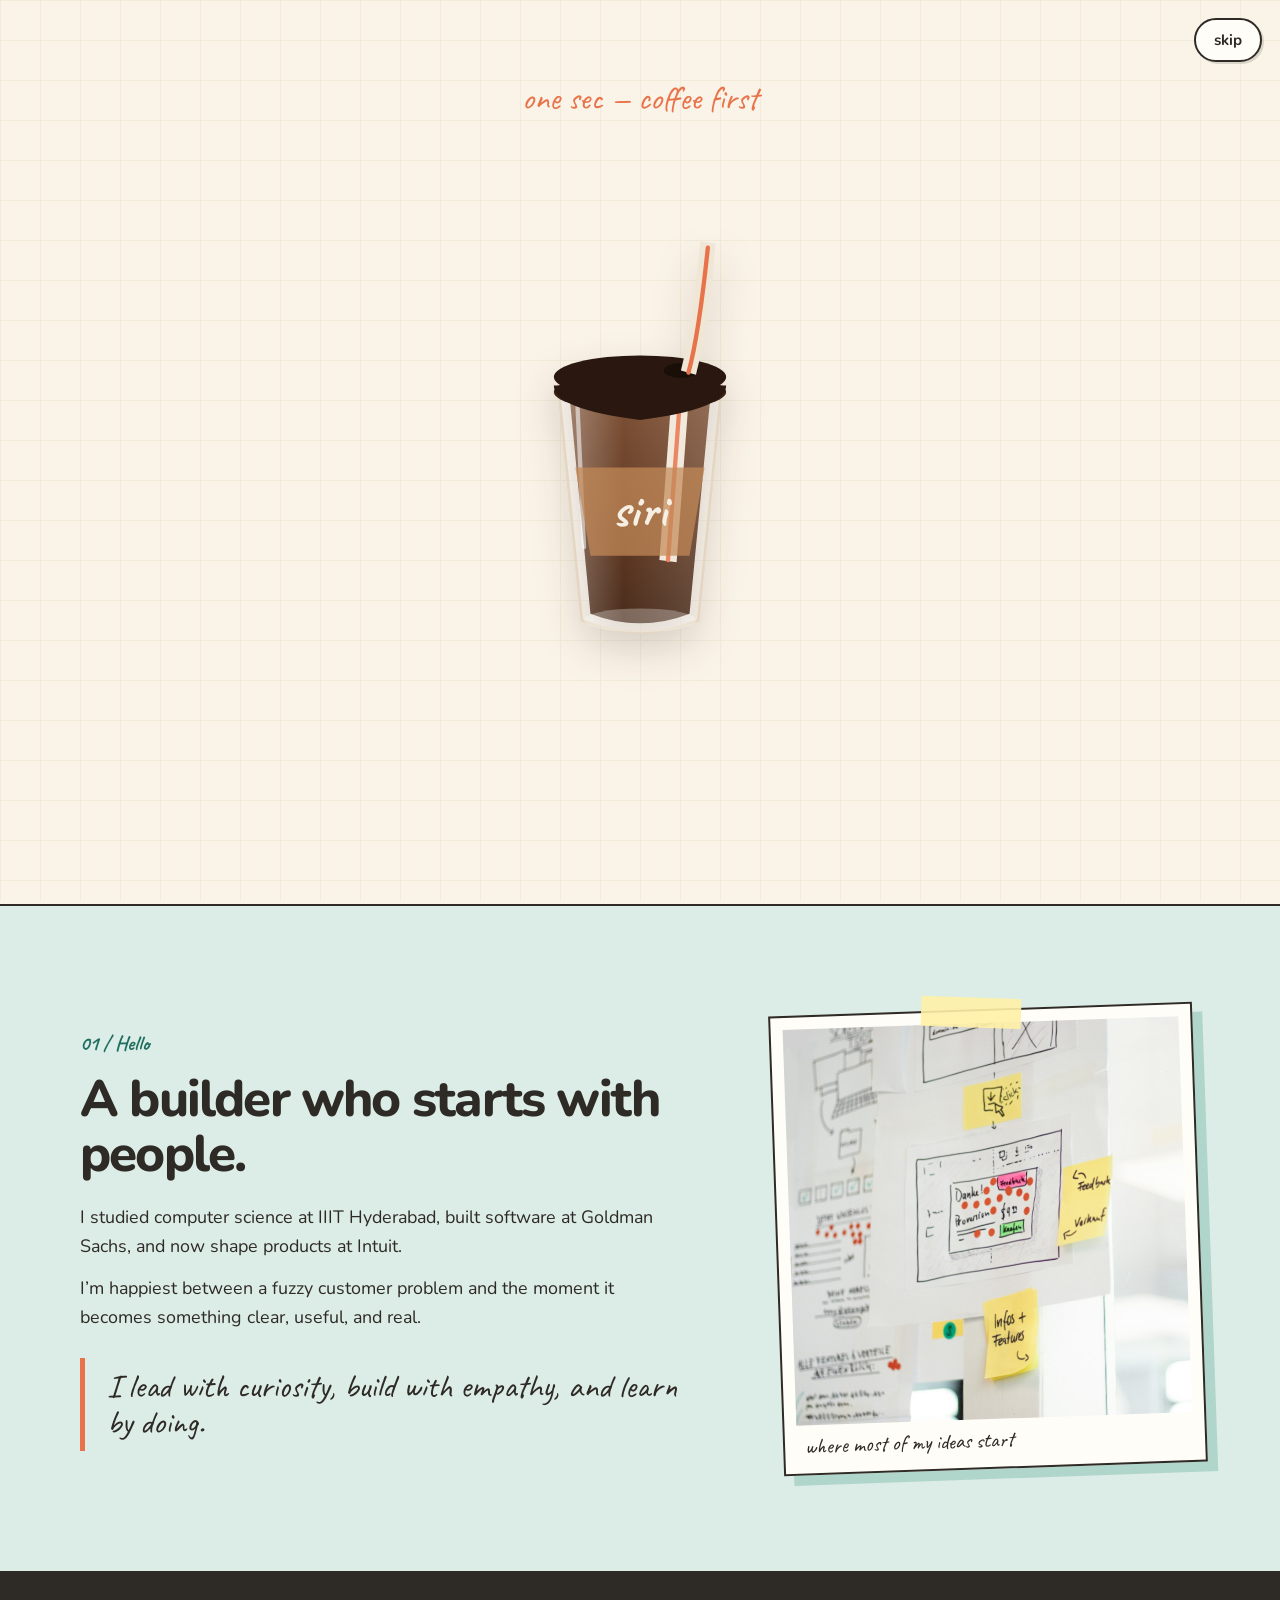
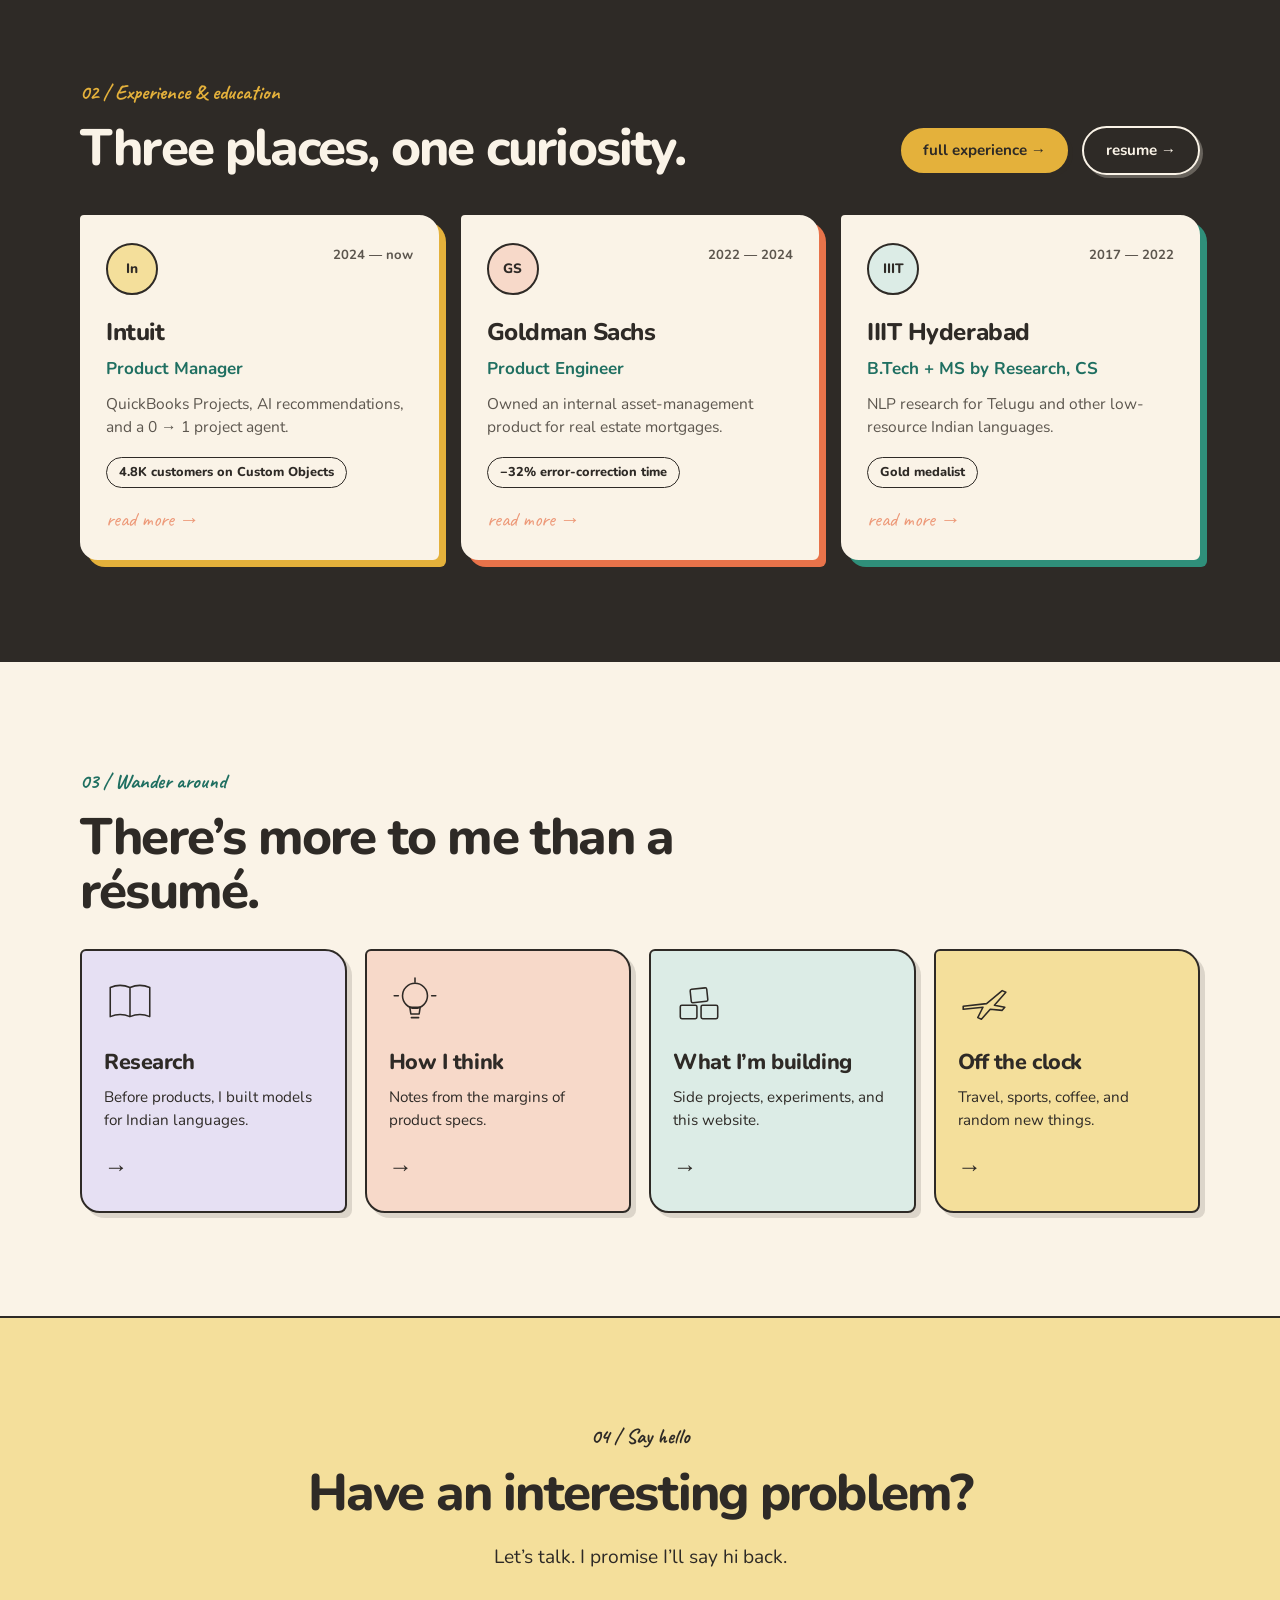
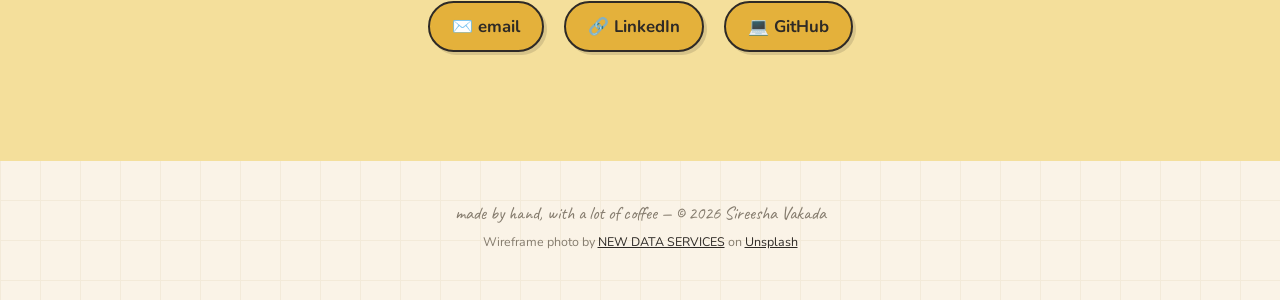
<file: index.html>
<!DOCTYPE html>
<html lang="en">
<head>
<meta charset="UTF-8" />
<meta name="viewport" content="width=device-width, initial-scale=1.0" />
<title>Sireesha Vakada — Product, Engineering &amp; AI</title>
<meta name="description" content="Sireesha Vakada is a Product Manager at Intuit with an engineering and NLP research background. She builds products at the intersection of technology, users, and AI." />
<link rel="canonical" href="https://vakada.in/" />
<meta name="theme-color" content="#faf3e7" />
<meta property="og:type" content="website" />
<meta property="og:site_name" content="Sireesha Vakada" />
<meta property="og:title" content="Sireesha Vakada — Product, Engineering &amp; AI" />
<meta property="og:description" content="Product Manager at Intuit. Engineer by training, NLP researcher at heart." />
<meta property="og:url" content="https://vakada.in/" />
<meta property="og:image" content="https://vakada.in/assets/sireesha-waterfall.jpg" />
<meta name="twitter:card" content="summary_large_image" />
<link rel="icon" href="data:image/svg+xml,%3Csvg xmlns='http://www.w3.org/2000/svg' viewBox='0 0 100 100'%3E%3Ctext y='.9em' font-size='80'%3E%E2%9C%8F%EF%B8%8F%3C/text%3E%3C/svg%3E" />
<link rel="preconnect" href="https://fonts.googleapis.com">
<link rel="preconnect" href="https://fonts.gstatic.com" crossorigin>
<link href="https://fonts.googleapis.com/css2?family=Caveat:wght@500;700&family=Nunito:wght@400;600;700;800&display=swap" rel="stylesheet">
<link rel="stylesheet" href="style.css?v=sip9" />
<link rel="stylesheet" href="redesign.css?v=5" />
<script>
  try {
    if (sessionStorage.getItem('coffee-intro-seen')) {
      document.documentElement.classList.add('skip-intro');
    }
  } catch (error) {}
</script>
</head>
<body class="intro-lock home">
<a class="skip-to-content" href="#top">skip to content</a>

<button type="button" class="intro-skip" id="intro-skip">skip</button>
<div id="coffee-intro" class="coffee-intro" role="dialog" aria-label="Opening animation">
  <p class="intro-caption">one sec — coffee first</p>

  <div class="intro-stage">
    <svg class="intro-art" viewBox="0 0 260 420" aria-hidden="true">
      <defs>
        <clipPath id="cup-inner">
          <path d="M64 154 L84 362 Q130 380 176 362 L196 154 Q130 172 64 154Z"/>
        </clipPath>
        <clipPath id="coffee-level">
          <rect id="coffee-level-rect" x="40" y="152" width="180" height="228"/>
        </clipPath>
        <linearGradient id="coffee-grad" x1="0" y1="0" x2="0" y2="1">
          <stop offset="0%" stop-color="#7a4a2c"/>
          <stop offset="55%" stop-color="#5a3018"/>
          <stop offset="100%" stop-color="#3d1f0e"/>
        </linearGradient>
        <linearGradient id="glass-grad" x1="0" y1="0" x2="1" y2="0">
          <stop offset="0%" stop-color="rgba(255,255,255,0.38)"/>
          <stop offset="40%" stop-color="rgba(255,255,255,0.05)"/>
          <stop offset="100%" stop-color="rgba(255,255,255,0.22)"/>
        </linearGradient>
      </defs>

      <g clip-path="url(#cup-inner)">
        <g clip-path="url(#coffee-level)">
          <rect x="48" y="150" width="164" height="230" fill="url(#coffee-grad)"/>
        </g>
        <ellipse id="coffee-surface" cx="130" cy="152" rx="64" ry="13" fill="#8a5736"/>
        <g class="intro-straw-move">
          <path d="M161 136 L148 312 L164 314 L177 138 Z" fill="#efe6d6"/>
          <path d="M169 138 L156 312" fill="none" stroke="#e8734a" stroke-width="4" stroke-linecap="round"/>
        </g>
      </g>

      <path d="M54 148 L76 368 Q130 390 184 368 L206 148 Q130 168 54 148Z" fill="url(#glass-grad)" stroke="#e4d6c2" stroke-width="2.4"/>
      <path d="M72 170 L78 300" fill="none" stroke="rgba(255,255,255,0.55)" stroke-width="4" stroke-linecap="round"/>
      <ellipse cx="130" cy="148" rx="74" ry="16" fill="none" stroke="rgba(255,255,255,0.55)" stroke-width="3"/>

      <path d="M70 226 L84 308 L176 308 L190 226Z" fill="#c48a58" fill-opacity="0.72"/>
      <text x="130" y="280" text-anchor="middle" font-family="Caveat, cursive" font-size="46" font-weight="700" fill="#f6efe4">siri</text>
      <ellipse cx="130" cy="368" rx="52" ry="11" fill="rgba(255,255,255,0.28)"/>

      <g class="intro-lid">
        <ellipse cx="130" cy="156" rx="80" ry="18" fill="#3a2216"/>
        <path d="M50 150 Q50 172 130 182 Q210 172 210 150" fill="#2a1810"/>
        <ellipse cx="130" cy="142" rx="80" ry="20" fill="#2a1810"/>
        <ellipse cx="168" cy="136" rx="16" ry="7" fill="#1a0e08"/>
      </g>

      <g class="intro-straw-move">
        <path d="M186 16 C 180 78, 174 114, 168 136 L 182 140 C 188 116, 196 78, 200 18 Z" fill="#efe6d6"/>
        <path d="M193 22 C 187 80, 181 116, 175 138" fill="none" stroke="#e8734a" stroke-width="4" stroke-linecap="round"/>
      </g>
    </svg>
  </div>
</div>

<nav class="site-nav" aria-label="Primary">
  <a class="nav-name" href="index.html">Sireesha Vakada</a>
  <div class="nav-right">
    <div class="nav-links">
      <a href="experience.html">experience</a>
      <a href="research.html">research</a>
      <a href="thinking.html">thinking</a>
      <a href="building.html">building</a>
      <a href="life.html">life</a>
    </div>
    <a class="nav-cta" href="#say-hi">say hi</a>
  </div>
</nav>

<div class="bg-doodles" aria-hidden="true">
  <svg class="doodle d-plane" viewBox="0 0 100 100"><path d="M10 60 L55 55 L85 30 L92 33 L70 58 L90 62 L85 68 L62 66 L45 85 L38 82 L48 62 L10 66 Z" fill="none" stroke="var(--ink)" stroke-width="2.5" stroke-linejoin="round"/></svg>
  <svg class="doodle d-bulb" viewBox="0 0 100 100"><circle cx="50" cy="40" r="24" fill="none" stroke="var(--ink)" stroke-width="2.5"/><path d="M40 62 L60 62 L58 75 L42 75 Z" fill="none" stroke="var(--ink)" stroke-width="2.5"/><line x1="43" y1="80" x2="57" y2="80" stroke="var(--ink)" stroke-width="2.5" stroke-linecap="round"/><line x1="50" y1="8" x2="50" y2="16" stroke="var(--ink)" stroke-width="2.5" stroke-linecap="round"/><line x1="20" y1="40" x2="12" y2="40" stroke="var(--ink)" stroke-width="2.5" stroke-linecap="round"/></svg>
</div>

<!-- HERO -->
<section class="hero" id="top">
  <div class="hero-inner">
    <div class="hero-layout">
      <div class="hero-copy">
        <p class="eyebrow">Product · Engineering · AI</p>
        <p class="hero-kicker">Hello, I’m Sireesha</p>
        <h1><span>I ship product.</span><span>I also write code.</span></h1>
        <p class="hero-sub">Product Manager at Intuit, engineer by training, and NLP researcher at heart.</p>
        <div class="hero-actions">
          <a class="pill-link" href="#experience">see my work →</a>
          <a class="text-link" href="#hello">meet the person behind it ↓</a>
        </div>
      </div>
      <figure class="hero-photo">
        <img src="assets/sireesha-waterfall.jpg" alt="Sireesha smiling in front of a waterfall" />
        <figcaption>curious, wherever I go ↗</figcaption>
        <svg class="photo-scribble" viewBox="0 0 120 48" aria-hidden="true"><path d="M4 34 C30 4 76 6 112 25 M98 16 L113 25 L100 34"/></svg>
      </figure>
    </div>
  </div>
</section>

<!-- HELLO -->
<section class="hello reveal" id="hello">
  <div class="section-inner">
    <div class="hello-layout">
      <div class="hello-copy">
        <p class="chapter-number">01 / Hello</p>
        <h2 class="section-title">A builder who starts with people.</h2>
        <p class="lead-text">I studied computer science at IIIT Hyderabad, built software at Goldman Sachs, and now shape products at Intuit.</p>
        <p class="lead-text">I’m happiest between a fuzzy customer problem and the moment it becomes something clear, useful, and real.</p>
        <blockquote>I lead with curiosity, build with empathy, and learn by doing.</blockquote>
      </div>
      <figure class="builder-photo">
        <div class="tape" aria-hidden="true"></div>
        <img src="assets/builder-wireframes.jpg" alt="Hand-drawn product wireframes and sticky notes on a glass wall" loading="lazy" />
        <figcaption>where most of my ideas start</figcaption>
      </figure>
    </div>
  </div>
</section>

<!-- EXPERIENCE SNAPSHOT -->
<section class="snapshot reveal" id="experience">
  <div class="section-inner">
    <div class="snapshot-head">
      <div>
        <p class="chapter-number">02 / Experience &amp; education</p>
        <h2 class="section-title">Three places, one curiosity.</h2>
      </div>
      <div class="snapshot-actions">
        <a class="pill-link" href="experience.html">full experience →</a>
        <a class="pill-link ghost" href="sireesha-vakada-resume.pdf" target="_blank" rel="noopener">resume →</a>
      </div>
    </div>

    <div class="snapshot-grid">
      <a class="snap-card" href="experience.html#intuit">
        <span class="snap-logo" aria-hidden="true">In</span>
        <span class="snap-when">2024 — now</span>
        <h3>Intuit</h3>
        <p class="snap-role">Product Manager</p>
        <p class="snap-line">QuickBooks Projects, AI recommendations, and a 0 → 1 project agent.</p>
        <span class="snap-chip">4.8K customers on Custom Objects</span>
        <span class="snap-more">read more →</span>
      </a>
      <a class="snap-card" href="experience.html#goldman">
        <span class="snap-logo" aria-hidden="true">GS</span>
        <span class="snap-when">2022 — 2024</span>
        <h3>Goldman Sachs</h3>
        <p class="snap-role">Product Engineer</p>
        <p class="snap-line">Owned an internal asset-management product for real estate mortgages.</p>
        <span class="snap-chip">−32% error-correction time</span>
        <span class="snap-more">read more →</span>
      </a>
      <a class="snap-card" href="experience.html#iiit">
        <span class="snap-logo" aria-hidden="true">IIIT</span>
        <span class="snap-when">2017 — 2022</span>
        <h3>IIIT Hyderabad</h3>
        <p class="snap-role">B.Tech + MS by Research, CS</p>
        <p class="snap-line">NLP research for Telugu and other low-resource Indian languages.</p>
        <span class="snap-chip">Gold medalist</span>
        <span class="snap-more">read more →</span>
      </a>
    </div>
  </div>
</section>

<!-- EXPLORE -->
<section class="explore reveal" id="explore">
  <div class="section-inner">
    <p class="chapter-number">03 / Wander around</p>
    <h2 class="section-title">There’s more to me than a résumé.</h2>

    <div class="explore-grid">
      <a class="explore-tile t-research" href="research.html">
        <svg viewBox="0 0 100 100" aria-hidden="true"><path d="M12 24 Q31 16 50 24 V80 Q31 72 12 80Z M50 24 Q69 16 88 24 V80 Q69 72 50 80Z"/></svg>
        <h3>Research</h3>
        <p>Before products, I built models for Indian languages.</p>
        <span class="tile-arrow">→</span>
      </a>
      <a class="explore-tile t-thinking" href="thinking.html">
        <svg viewBox="0 0 100 100" aria-hidden="true"><circle cx="50" cy="40" r="24"/><path d="M40 62 H60 L58 75 H42Z M43 82 H57 M50 6 V14 M18 40 H10 M82 40 H90"/></svg>
        <h3>How I think</h3>
        <p>Notes from the margins of product specs.</p>
        <span class="tile-arrow">→</span>
      </a>
      <a class="explore-tile t-building" href="building.html">
        <svg viewBox="0 0 100 100" aria-hidden="true"><rect x="14" y="58" width="32" height="26" rx="3"/><rect x="54" y="58" width="32" height="26" rx="3"/><rect x="34" y="26" width="32" height="26" rx="3" transform="rotate(-6 50 39)"/></svg>
        <h3>What I’m building</h3>
        <p>Side projects, experiments, and this website.</p>
        <span class="tile-arrow">→</span>
      </a>
      <a class="explore-tile t-life" href="life.html">
        <svg viewBox="0 0 100 100" aria-hidden="true"><path d="M10 60 L55 55 L85 30 L92 33 L70 58 L90 62 L85 68 L62 66 L45 85 L38 82 L48 62 L10 66 Z"/></svg>
        <h3>Off the clock</h3>
        <p>Travel, sports, coffee, and random new things.</p>
        <span class="tile-arrow">→</span>
      </a>
    </div>
  </div>
</section>

<!-- SAY HI -->
<section class="say-hi reveal" id="say-hi">
  <div class="section-inner">
    <p class="chapter-number">04 / Say hello</p>
    <h2 class="section-title">Have an interesting problem?</h2>
    <p class="say-hi-text">Let’s talk. I promise I’ll say hi back.</p>
    <div class="contact-links">
      <a class="pill-link big" href="mailto:sireeshavakada39@gmail.com">✉️ email</a>
      <a class="pill-link big" href="https://www.linkedin.com/in/sireesha-vakada-a52286177/" target="_blank" rel="noopener">🔗 LinkedIn</a>
      <a class="pill-link big" href="https://github.com/sirivaks" target="_blank" rel="noopener">💻 GitHub</a>
    </div>
  </div>
</section>

<footer class="footer">
  <p>made by hand, with a lot of coffee — © <span id="year"></span> Sireesha Vakada</p>
  <p class="photo-credit">Wireframe photo by <a href="https://unsplash.com/@new_data_services" target="_blank" rel="noopener">NEW DATA SERVICES</a> on <a href="https://unsplash.com/photos/wireframes-with-sticky-notes-on-glass-0tSiofevpUs" target="_blank" rel="noopener">Unsplash</a></p>
</footer>

<script src="script.js?v=sip14"></script>
</body>
</html>
</file>
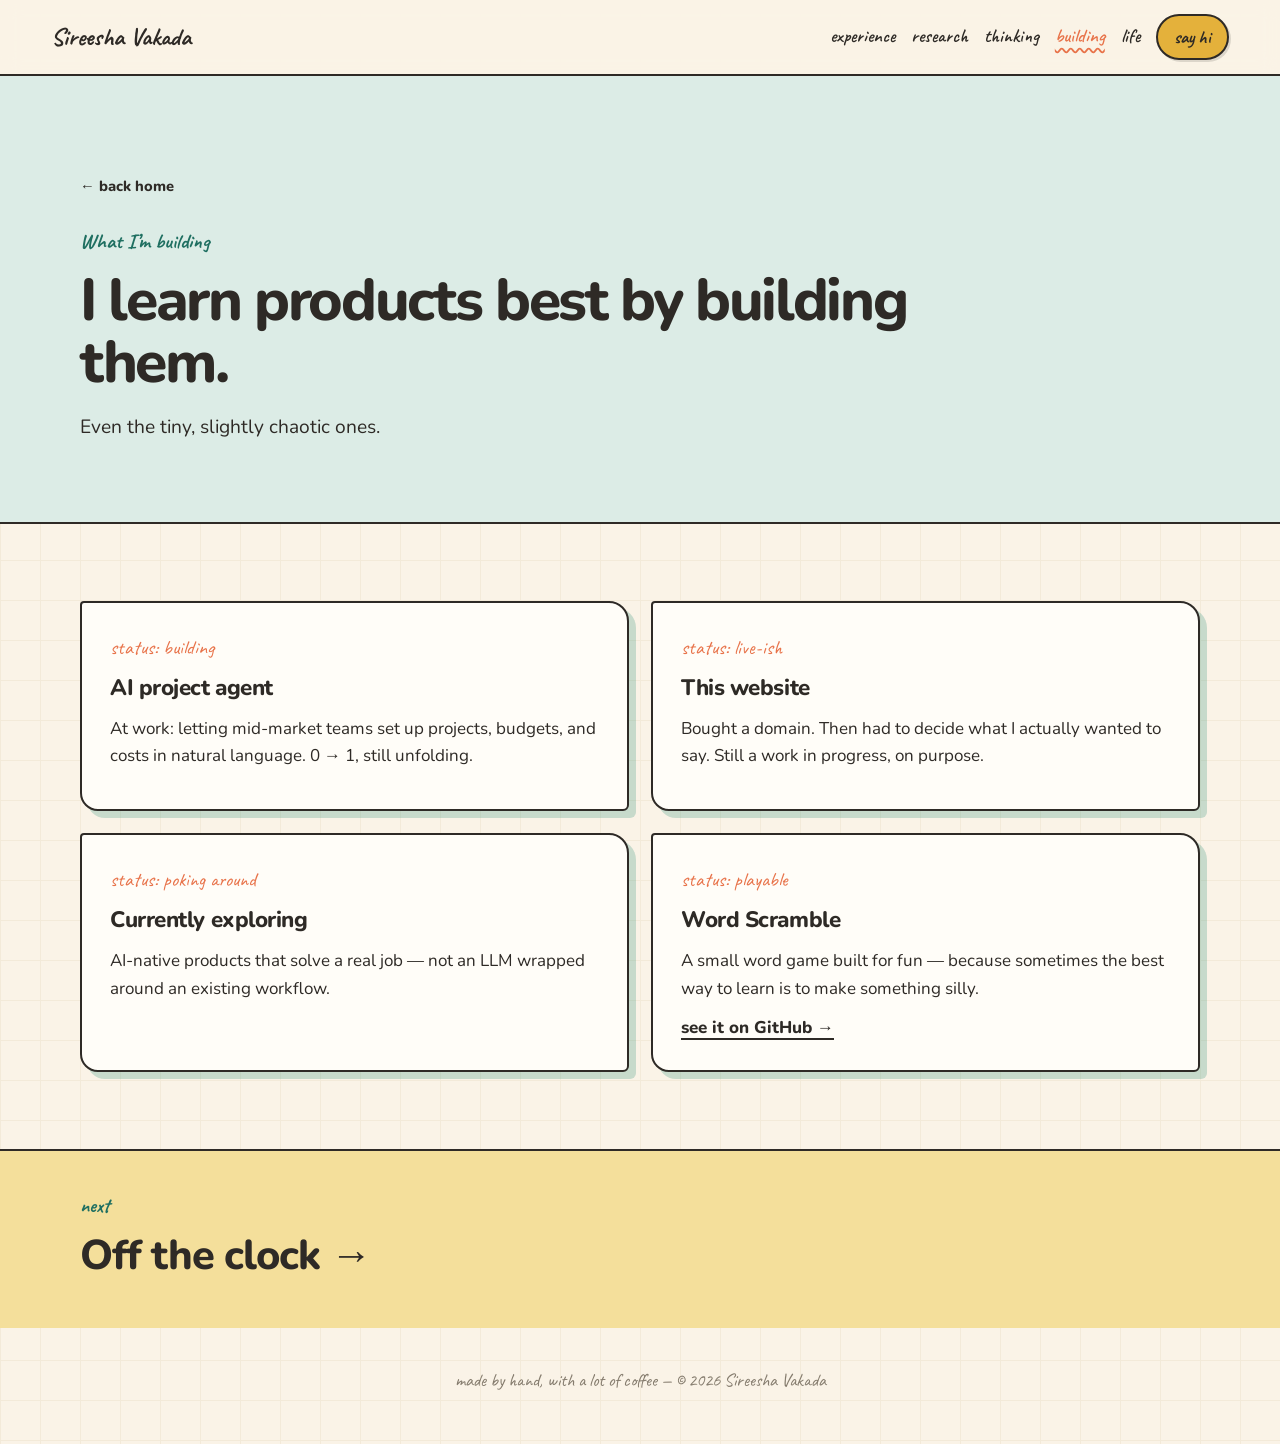
<file: building.html>
<!DOCTYPE html>
<html lang="en">
<head>
<meta charset="UTF-8" />
<meta name="viewport" content="width=device-width, initial-scale=1.0" />
<title>What I'm building — Sireesha Vakada</title>
<meta name="description" content="Projects and experiments Sireesha Vakada is building." />
<link rel="canonical" href="https://vakada.in/building.html" />
<meta name="theme-color" content="#dcece6" />
<meta property="og:title" content="What I'm building — Sireesha Vakada" />
<meta property="og:description" content="Side projects, experiments, and things still unfolding." />
<meta property="og:url" content="https://vakada.in/building.html" />
<meta property="og:image" content="https://vakada.in/assets/sireesha-waterfall.jpg" />
<link rel="icon" href="data:image/svg+xml,%3Csvg xmlns='http://www.w3.org/2000/svg' viewBox='0 0 100 100'%3E%3Ctext y='.9em' font-size='80'%3E%E2%9C%8F%EF%B8%8F%3C/text%3E%3C/svg%3E" />
<link rel="preconnect" href="https://fonts.googleapis.com">
<link rel="preconnect" href="https://fonts.gstatic.com" crossorigin>
<link href="https://fonts.googleapis.com/css2?family=Caveat:wght@500;700&family=Nunito:wght@400;600;700;800&display=swap" rel="stylesheet">
<link rel="stylesheet" href="style.css?v=sip9" />
<link rel="stylesheet" href="redesign.css?v=3" />
</head>
<body class="subpage">
<a class="skip-to-content" href="#top">skip to content</a>

<nav class="site-nav" aria-label="Primary">
  <a class="nav-name" href="index.html">Sireesha Vakada</a>
  <div class="nav-right">
    <div class="nav-links">
      <a href="experience.html">experience</a>
      <a href="research.html">research</a>
      <a href="thinking.html">thinking</a>
      <a href="building.html" aria-current="page">building</a>
      <a href="life.html">life</a>
    </div>
    <a class="nav-cta" href="index.html#say-hi">say hi</a>
  </div>
</nav>

<header id="top" class="page-hero tone-teal">
  <div class="section-inner">
    <a class="back-link" href="index.html#explore">← back home</a>
    <p class="chapter-number">What I’m building</p>
    <h1>I learn products best by building them.</h1>
    <p class="page-lead">Even the tiny, slightly chaotic ones.</p>
  </div>
</header>

<section class="page-section">
  <div class="section-inner">
    <div class="build-list">
      <article class="build-card">
        <span class="build-status">status: building</span>
        <h2>AI project agent</h2>
        <p>At work: letting mid-market teams set up projects, budgets, and costs in natural language. 0 → 1, still unfolding.</p>
      </article>
      <article class="build-card">
        <span class="build-status">status: live-ish</span>
        <h2>This website</h2>
        <p>Bought a domain. Then had to decide what I actually wanted to say. Still a work in progress, on purpose.</p>
      </article>
      <article class="build-card">
        <span class="build-status">status: poking around</span>
        <h2>Currently exploring</h2>
        <p>AI-native products that solve a real job — not an LLM wrapped around an existing workflow.</p>
      </article>
      <article class="build-card">
        <span class="build-status">status: playable</span>
        <h2>Word Scramble</h2>
        <p>A small word game built for fun — because sometimes the best way to learn is to make something silly.</p>
        <a class="text-link" href="https://github.com/sirivaks" target="_blank" rel="noopener">see it on GitHub →</a>
      </article>
    </div>
  </div>
</section>

<nav class="next-page" aria-label="Next page">
  <a href="life.html"><span>next</span>Off the clock →</a>
</nav>

<footer class="footer">
  <p>made by hand, with a lot of coffee — © <span id="year"></span> Sireesha Vakada</p>
</footer>

<script src="script.js?v=sip13"></script>
</body>
</html>
</file>
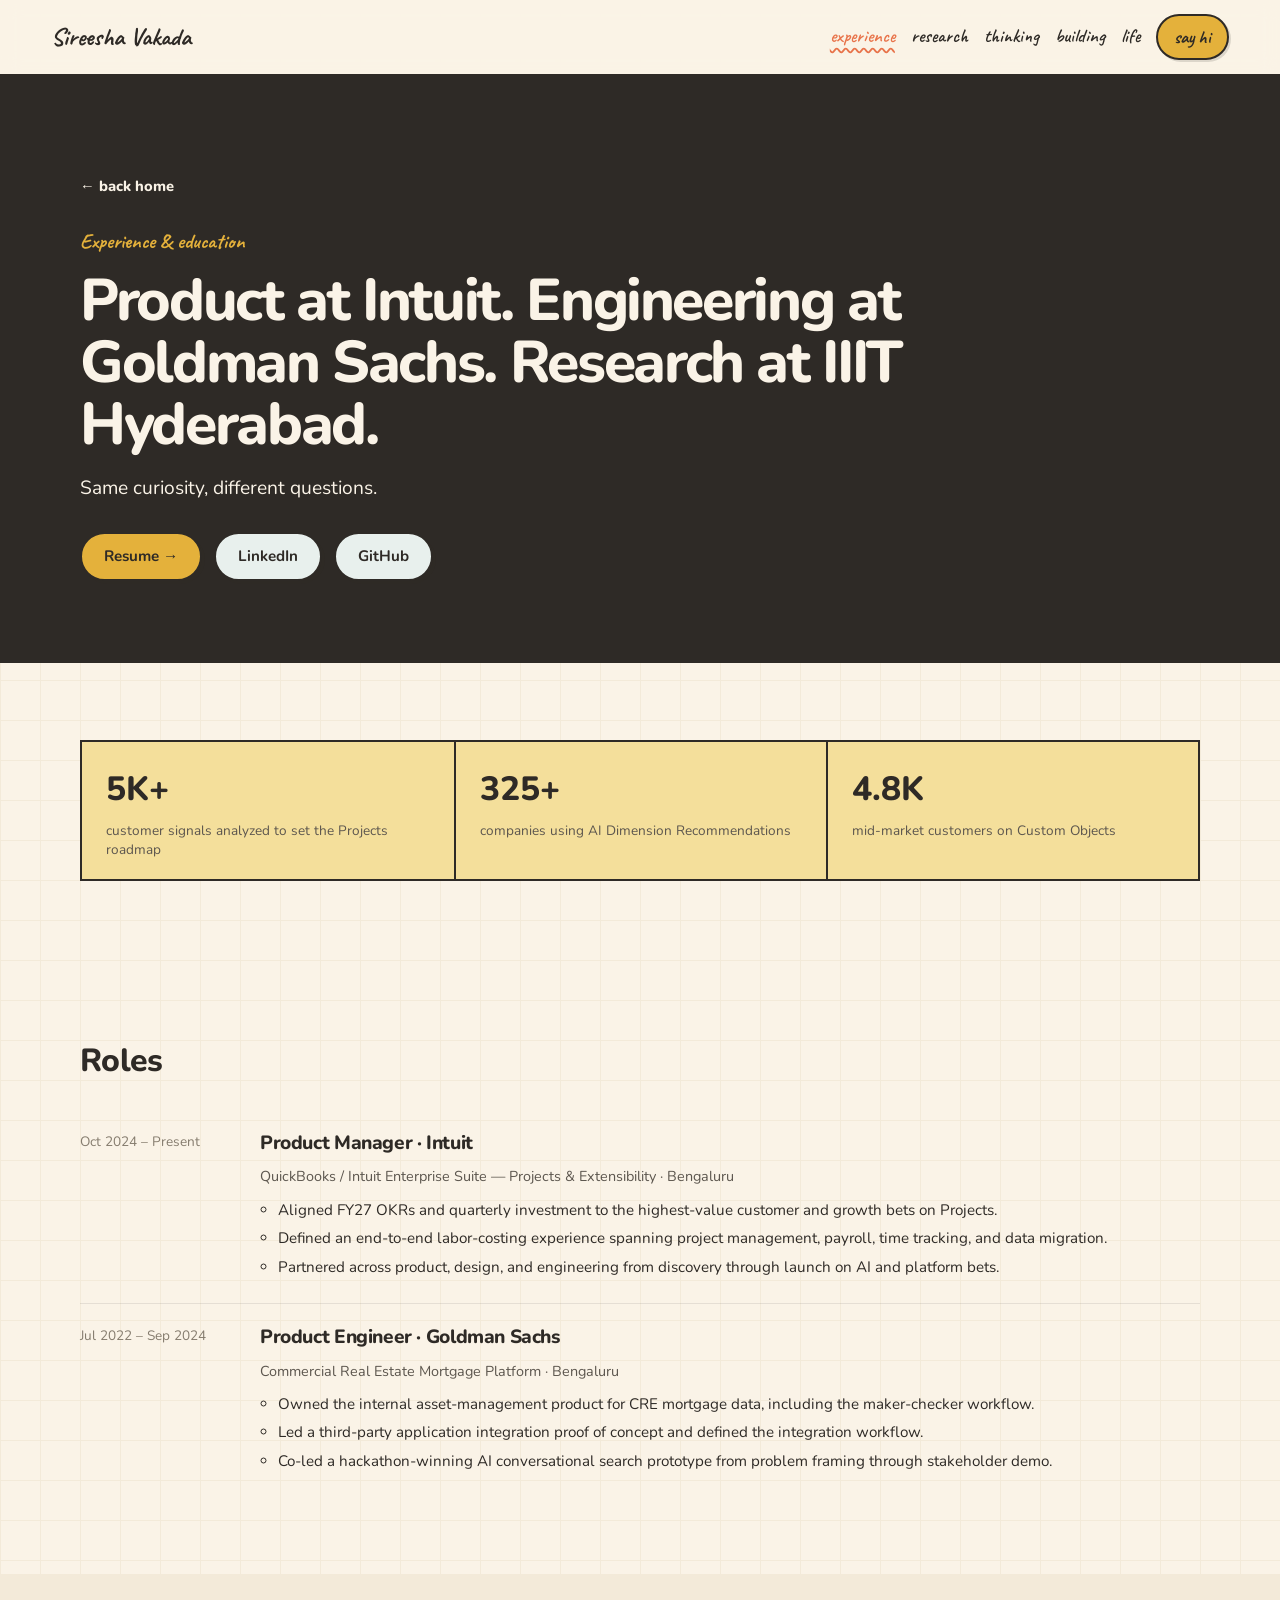
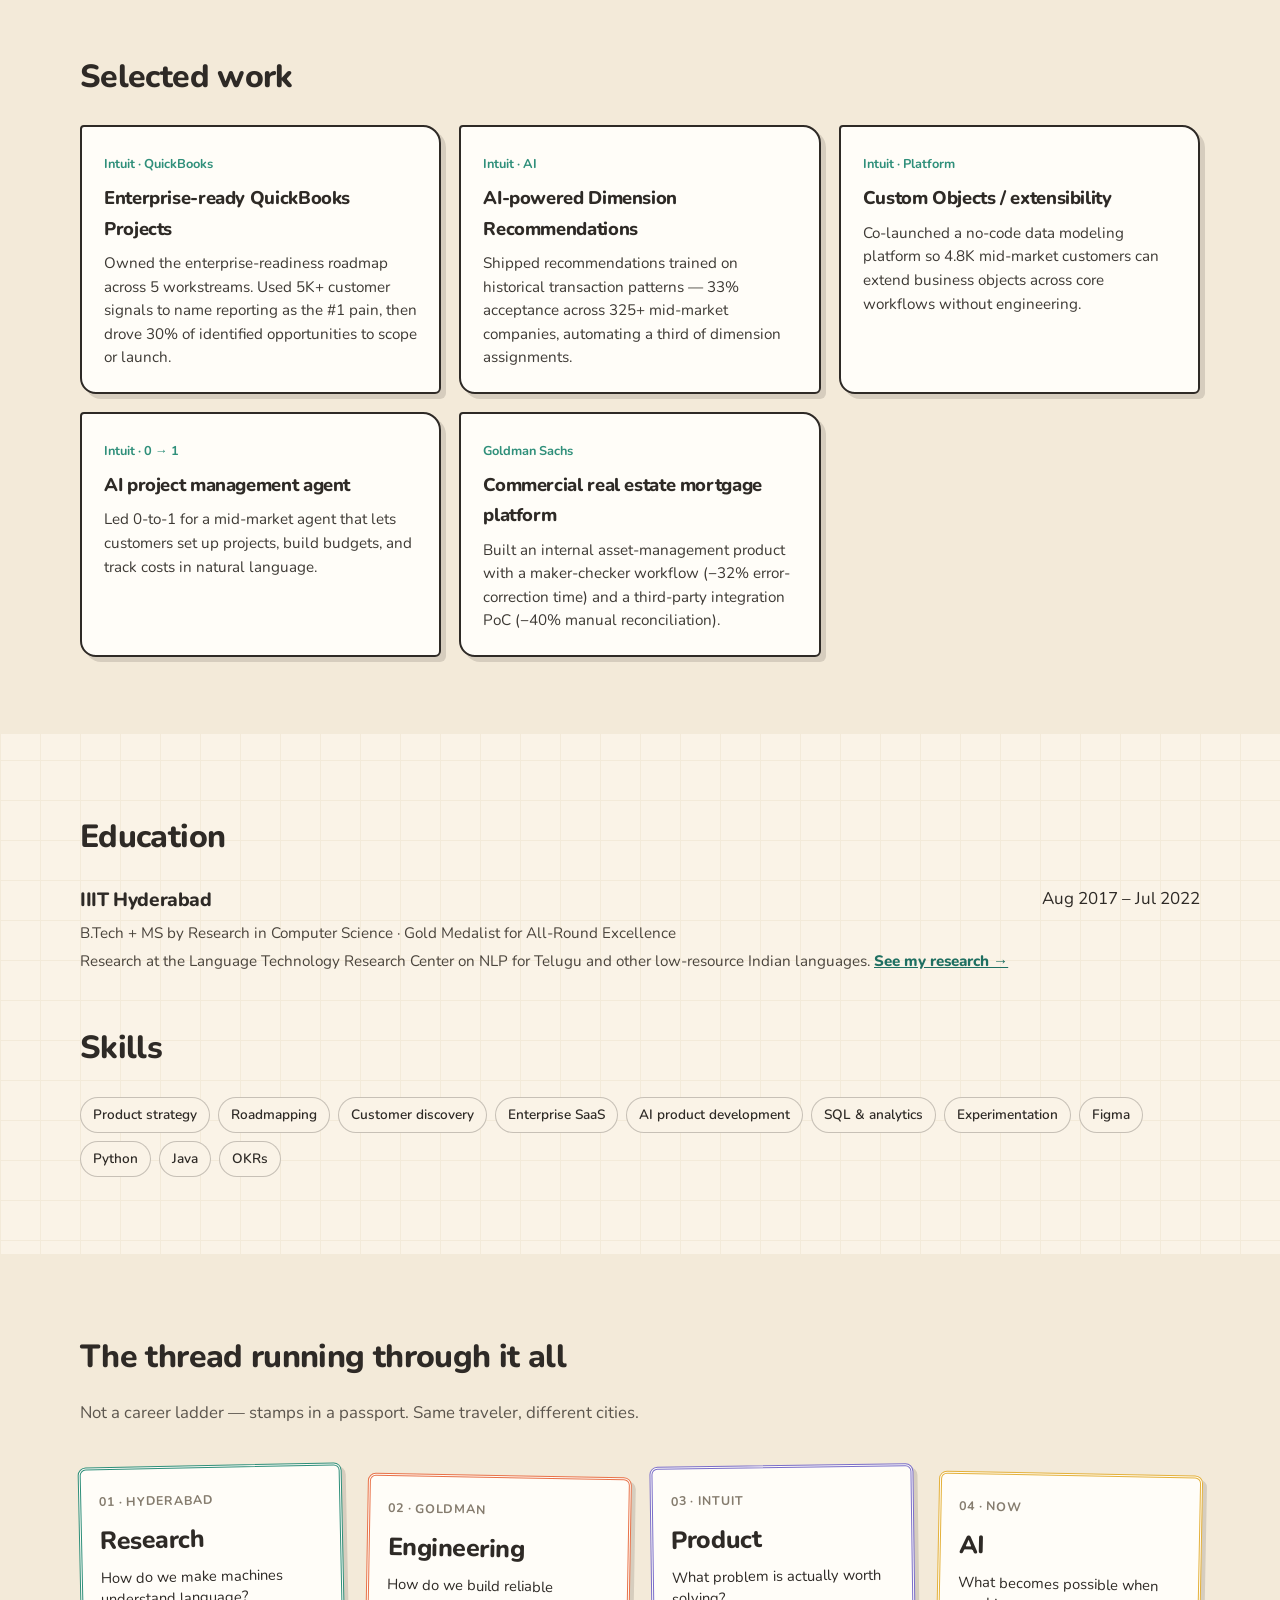
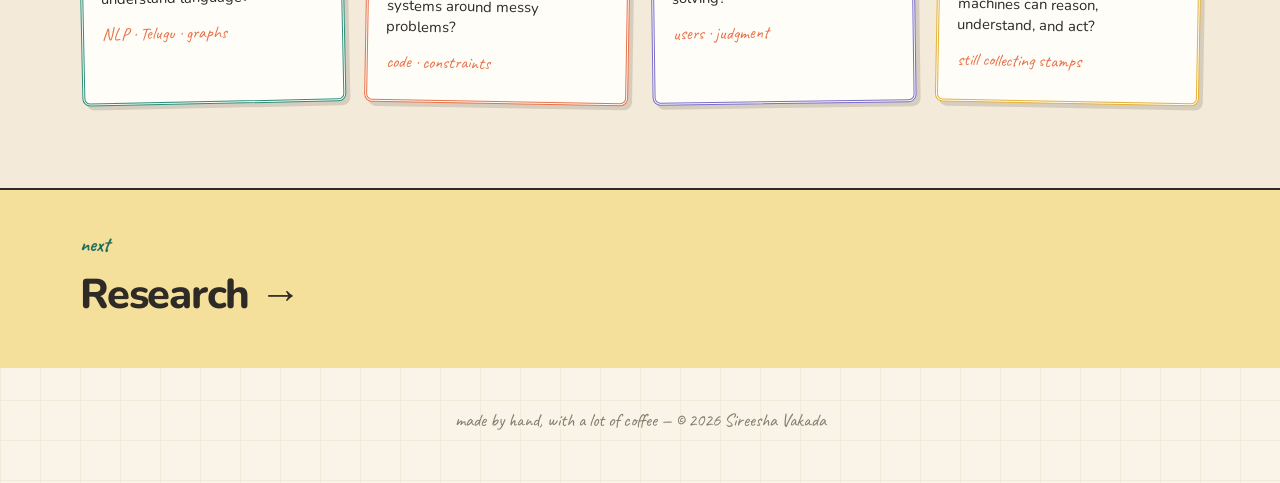
<file: experience.html>
<!DOCTYPE html>
<html lang="en">
<head>
<meta charset="UTF-8" />
<meta name="viewport" content="width=device-width, initial-scale=1.0" />
<title>Experience — Sireesha Vakada</title>
<meta name="description" content="Sireesha Vakada's experience: Product Manager at Intuit, Product Engineer at Goldman Sachs, and B.Tech + MS by Research at IIIT Hyderabad." />
<link rel="canonical" href="https://vakada.in/experience.html" />
<meta name="theme-color" content="#2e2a26" />
<meta property="og:title" content="Experience — Sireesha Vakada" />
<meta property="og:description" content="Product at Intuit. Engineering at Goldman Sachs. Research at IIIT Hyderabad." />
<meta property="og:url" content="https://vakada.in/experience.html" />
<meta property="og:image" content="https://vakada.in/assets/sireesha-waterfall.jpg" />
<link rel="icon" href="data:image/svg+xml,%3Csvg xmlns='http://www.w3.org/2000/svg' viewBox='0 0 100 100'%3E%3Ctext y='.9em' font-size='80'%3E%E2%9C%8F%EF%B8%8F%3C/text%3E%3C/svg%3E" />
<link rel="preconnect" href="https://fonts.googleapis.com">
<link rel="preconnect" href="https://fonts.gstatic.com" crossorigin>
<link href="https://fonts.googleapis.com/css2?family=Caveat:wght@500;700&family=Nunito:wght@400;600;700;800&display=swap" rel="stylesheet">
<link rel="stylesheet" href="style.css?v=sip9" />
<link rel="stylesheet" href="redesign.css?v=3" />
</head>
<body class="subpage">
<a class="skip-to-content" href="#top">skip to content</a>

<nav class="site-nav" aria-label="Primary">
  <a class="nav-name" href="index.html">Sireesha Vakada</a>
  <div class="nav-right">
    <div class="nav-links">
      <a href="experience.html" aria-current="page">experience</a>
      <a href="research.html">research</a>
      <a href="thinking.html">thinking</a>
      <a href="building.html">building</a>
      <a href="life.html">life</a>
    </div>
    <a class="nav-cta" href="index.html#say-hi">say hi</a>
  </div>
</nav>

<header id="top" class="page-hero tone-ink">
  <div class="section-inner">
    <a class="back-link" href="index.html#experience">← back home</a>
    <p class="chapter-number">Experience &amp; education</p>
    <h1>Product at Intuit. Engineering at Goldman Sachs. Research at IIIT Hyderabad.</h1>
    <p class="page-lead">Same curiosity, different questions.</p>
    <div class="page-actions">
      <a class="pill-link" href="sireesha-vakada-resume.pdf" target="_blank" rel="noopener">Resume →</a>
      <a class="pill-link calm" href="https://www.linkedin.com/in/sireesha-vakada-a52286177/" target="_blank" rel="noopener">LinkedIn</a>
      <a class="pill-link calm" href="https://github.com/sirivaks" target="_blank" rel="noopener">GitHub</a>
    </div>
  </div>
</header>

<section class="page-section">
  <div class="section-inner">
    <div class="pro-stats" aria-label="Highlights">
      <div class="pro-stat">
        <span class="pro-stat-num">5K+</span>
        <span class="pro-stat-label">customer signals analyzed to set the Projects roadmap</span>
      </div>
      <div class="pro-stat">
        <span class="pro-stat-num">325+</span>
        <span class="pro-stat-label">companies using AI Dimension Recommendations</span>
      </div>
      <div class="pro-stat">
        <span class="pro-stat-num">4.8K</span>
        <span class="pro-stat-label">mid-market customers on Custom Objects</span>
      </div>
    </div>
  </div>
</section>

<section class="page-section" id="roles">
  <div class="section-inner">
    <h2 class="block-title">Roles</h2>
    <ol class="timeline">
      <li class="timeline-item" id="intuit">
        <div class="timeline-when">Oct 2024 – Present</div>
        <div class="timeline-body">
          <h3>Product Manager · Intuit</h3>
          <p class="timeline-place">QuickBooks / Intuit Enterprise Suite — Projects &amp; Extensibility · Bengaluru</p>
          <ul>
            <li>Aligned FY27 OKRs and quarterly investment to the highest-value customer and growth bets on Projects.</li>
            <li>Defined an end-to-end labor-costing experience spanning project management, payroll, time tracking, and data migration.</li>
            <li>Partnered across product, design, and engineering from discovery through launch on AI and platform bets.</li>
          </ul>
        </div>
      </li>
      <li class="timeline-item" id="goldman">
        <div class="timeline-when">Jul 2022 – Sep 2024</div>
        <div class="timeline-body">
          <h3>Product Engineer · Goldman Sachs</h3>
          <p class="timeline-place">Commercial Real Estate Mortgage Platform · Bengaluru</p>
          <ul>
            <li>Owned the internal asset-management product for CRE mortgage data, including the maker-checker workflow.</li>
            <li>Led a third-party application integration proof of concept and defined the integration workflow.</li>
            <li>Co-led a hackathon-winning AI conversational search prototype from problem framing through stakeholder demo.</li>
          </ul>
        </div>
      </li>
    </ol>
  </div>
</section>

<section class="page-section tone-paper-2" id="work">
  <div class="section-inner">
    <h2 class="block-title">Selected work</h2>
    <div class="work-grid">
      <article class="work-card">
        <span class="work-tag">Intuit · QuickBooks</span>
        <h3>Enterprise-ready QuickBooks Projects</h3>
        <p>Owned the enterprise-readiness roadmap across 5 workstreams. Used 5K+ customer signals to name reporting as the #1 pain, then drove 30% of identified opportunities to scope or launch.</p>
      </article>
      <article class="work-card">
        <span class="work-tag">Intuit · AI</span>
        <h3>AI-powered Dimension Recommendations</h3>
        <p>Shipped recommendations trained on historical transaction patterns — 33% acceptance across 325+ mid-market companies, automating a third of dimension assignments.</p>
      </article>
      <article class="work-card">
        <span class="work-tag">Intuit · Platform</span>
        <h3>Custom Objects / extensibility</h3>
        <p>Co-launched a no-code data modeling platform so 4.8K mid-market customers can extend business objects across core workflows without engineering.</p>
      </article>
      <article class="work-card">
        <span class="work-tag">Intuit · 0 → 1</span>
        <h3>AI project management agent</h3>
        <p>Led 0-to-1 for a mid-market agent that lets customers set up projects, build budgets, and track costs in natural language.</p>
      </article>
      <article class="work-card">
        <span class="work-tag">Goldman Sachs</span>
        <h3>Commercial real estate mortgage platform</h3>
        <p>Built an internal asset-management product with a maker-checker workflow (−32% error-correction time) and a third-party integration PoC (−40% manual reconciliation).</p>
      </article>
    </div>
  </div>
</section>

<section class="page-section" id="iiit">
  <div class="section-inner">
    <h2 class="block-title">Education</h2>
    <div class="edu-block">
      <div class="edu-top">
        <h3>IIIT Hyderabad</h3>
        <span>Aug 2017 – Jul 2022</span>
      </div>
      <p>B.Tech + MS by Research in Computer Science · Gold Medalist for All-Round Excellence</p>
      <p>Research at the Language Technology Research Center on NLP for Telugu and other low-resource Indian languages. <a href="research.html">See my research →</a></p>
    </div>

    <h2 class="block-title">Skills</h2>
    <ul class="skill-tags">
      <li>Product strategy</li>
      <li>Roadmapping</li>
      <li>Customer discovery</li>
      <li>Enterprise SaaS</li>
      <li>AI product development</li>
      <li>SQL &amp; analytics</li>
      <li>Experimentation</li>
      <li>Figma</li>
      <li>Python</li>
      <li>Java</li>
      <li>OKRs</li>
    </ul>
  </div>
</section>

<section class="page-section tone-paper-2 thread-stamps" id="journey">
  <div class="section-inner">
    <h2 class="block-title">The thread running through it all</h2>
    <p class="page-lead small">Not a career ladder — stamps in a passport. Same traveler, different cities.</p>
    <div class="stamp-trail">
      <article class="passport-stamp s1">
        <span class="stamp-mark">01 · Hyderabad</span>
        <h3>Research</h3>
        <p>How do we make machines understand language?</p>
        <span class="stamp-ink">NLP · Telugu · graphs</span>
      </article>
      <article class="passport-stamp s2">
        <span class="stamp-mark">02 · Goldman</span>
        <h3>Engineering</h3>
        <p>How do we build reliable systems around messy problems?</p>
        <span class="stamp-ink">code · constraints</span>
      </article>
      <article class="passport-stamp s3">
        <span class="stamp-mark">03 · Intuit</span>
        <h3>Product</h3>
        <p>What problem is actually worth solving?</p>
        <span class="stamp-ink">users · judgment</span>
      </article>
      <article class="passport-stamp s4">
        <span class="stamp-mark">04 · now</span>
        <h3>AI</h3>
        <p>What becomes possible when machines can reason, understand, and act?</p>
        <span class="stamp-ink">still collecting stamps</span>
      </article>
    </div>
  </div>
</section>

<nav class="next-page" aria-label="Next page">
  <a href="research.html"><span>next</span>Research →</a>
</nav>

<footer class="footer">
  <p>made by hand, with a lot of coffee — © <span id="year"></span> Sireesha Vakada</p>
</footer>

<script src="script.js?v=sip13"></script>
</body>
</html>
</file>
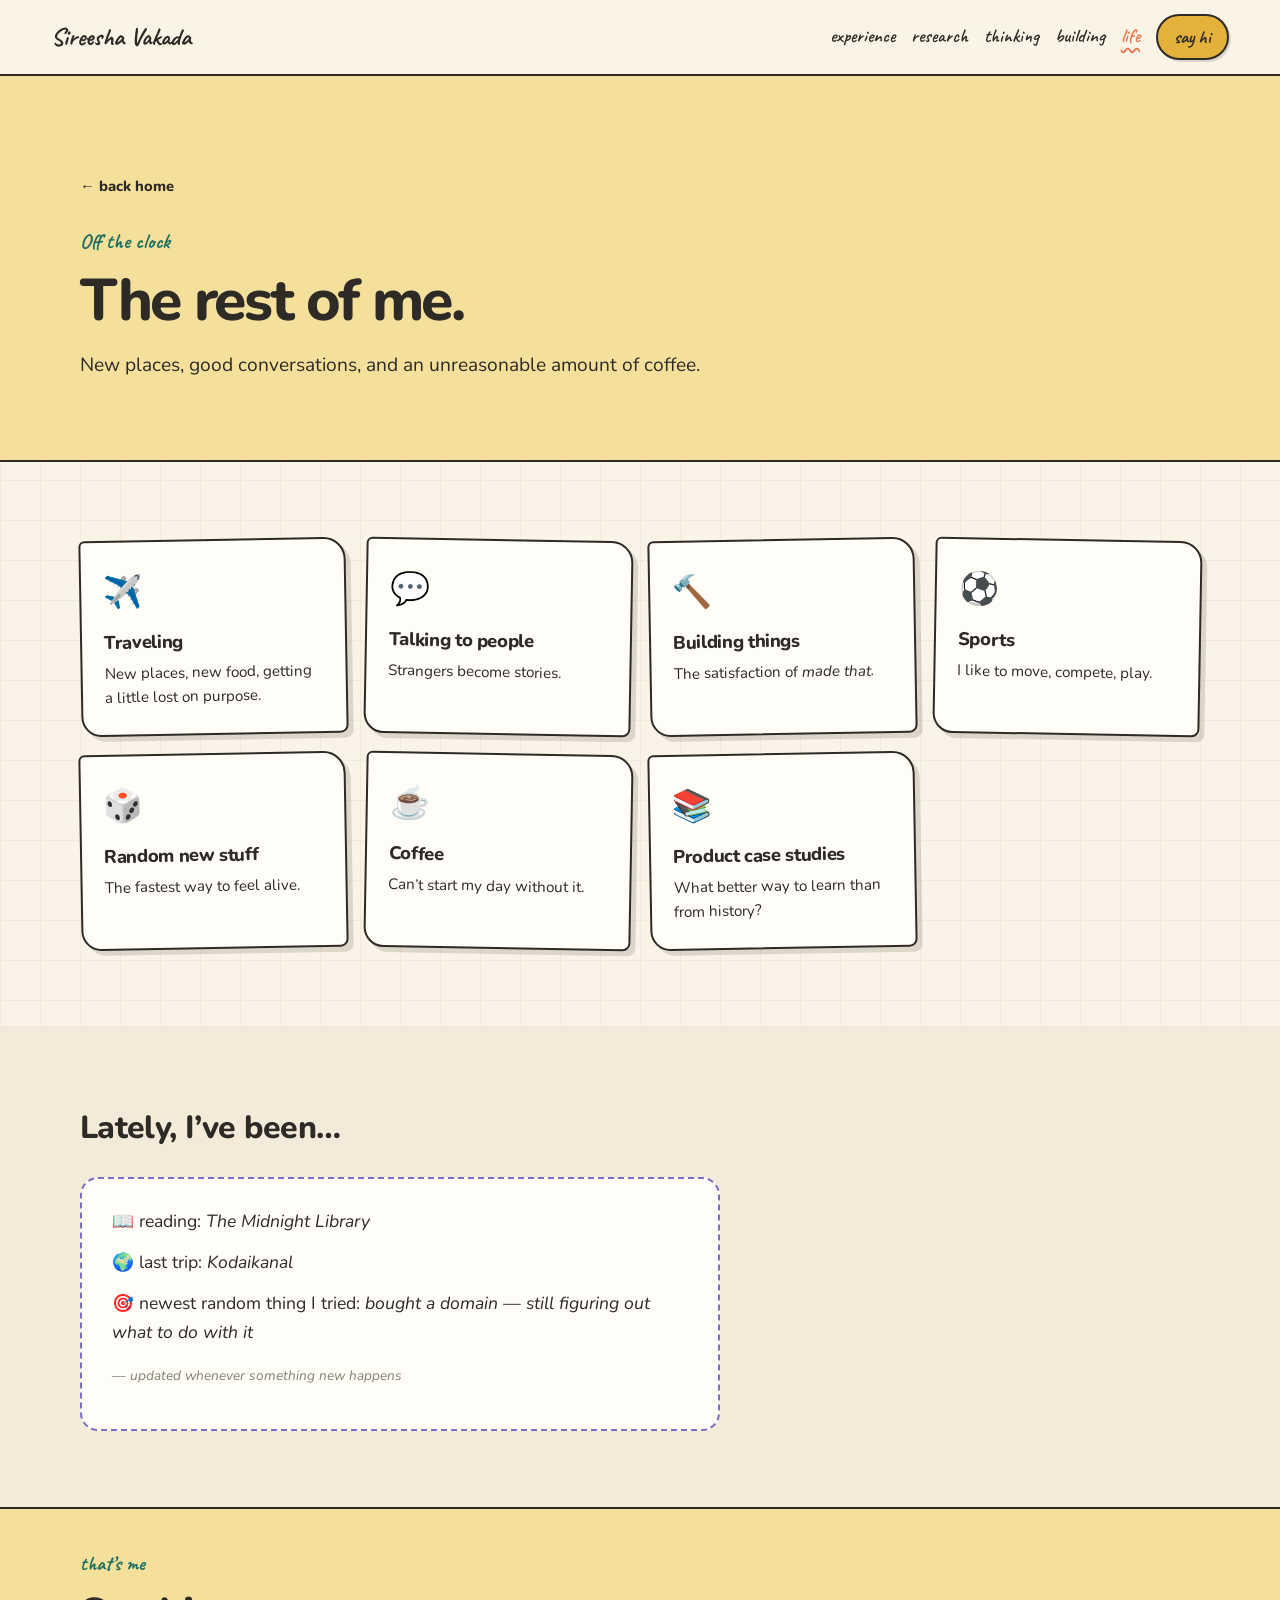
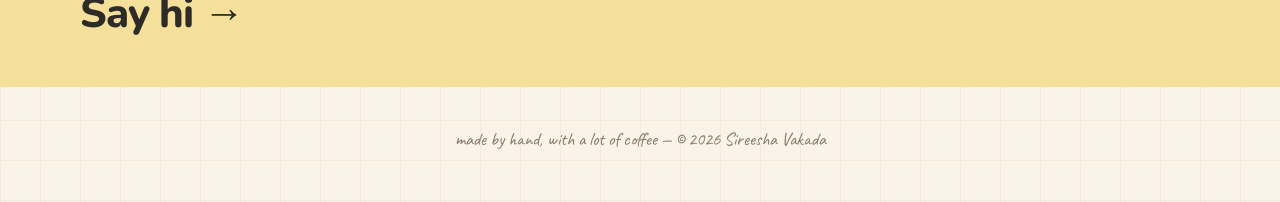
<file: life.html>
<!DOCTYPE html>
<html lang="en">
<head>
<meta charset="UTF-8" />
<meta name="viewport" content="width=device-width, initial-scale=1.0" />
<title>Off the clock — Sireesha Vakada</title>
<meta name="description" content="Travel, sports, coffee, and the rest of Sireesha Vakada's life outside work." />
<link rel="canonical" href="https://vakada.in/life.html" />
<meta name="theme-color" content="#f4df9b" />
<meta property="og:title" content="Off the clock — Sireesha Vakada" />
<meta property="og:description" content="Travel, sports, coffee, and the rest of life outside work." />
<meta property="og:url" content="https://vakada.in/life.html" />
<meta property="og:image" content="https://vakada.in/assets/sireesha-waterfall.jpg" />
<link rel="icon" href="data:image/svg+xml,%3Csvg xmlns='http://www.w3.org/2000/svg' viewBox='0 0 100 100'%3E%3Ctext y='.9em' font-size='80'%3E%E2%9C%8F%EF%B8%8F%3C/text%3E%3C/svg%3E" />
<link rel="preconnect" href="https://fonts.googleapis.com">
<link rel="preconnect" href="https://fonts.gstatic.com" crossorigin>
<link href="https://fonts.googleapis.com/css2?family=Caveat:wght@500;700&family=Nunito:wght@400;600;700;800&display=swap" rel="stylesheet">
<link rel="stylesheet" href="style.css?v=sip9" />
<link rel="stylesheet" href="redesign.css?v=3" />
</head>
<body class="subpage">
<a class="skip-to-content" href="#top">skip to content</a>

<nav class="site-nav" aria-label="Primary">
  <a class="nav-name" href="index.html">Sireesha Vakada</a>
  <div class="nav-right">
    <div class="nav-links">
      <a href="experience.html">experience</a>
      <a href="research.html">research</a>
      <a href="thinking.html">thinking</a>
      <a href="building.html">building</a>
      <a href="life.html" aria-current="page">life</a>
    </div>
    <a class="nav-cta" href="index.html#say-hi">say hi</a>
  </div>
</nav>

<header id="top" class="page-hero tone-yellow">
  <div class="section-inner">
    <a class="back-link" href="index.html#explore">← back home</a>
    <p class="chapter-number">Off the clock</p>
    <h1>The rest of me.</h1>
    <p class="page-lead">New places, good conversations, and an unreasonable amount of coffee.</p>
  </div>
</header>

<section class="page-section">
  <div class="section-inner">
    <div class="hobby-grid">
      <div class="hobby"><span aria-hidden="true">✈️</span><h2>Traveling</h2><p>New places, new food, getting a little lost on purpose.</p></div>
      <div class="hobby"><span aria-hidden="true">💬</span><h2>Talking to people</h2><p>Strangers become stories.</p></div>
      <div class="hobby"><span aria-hidden="true">🔨</span><h2>Building things</h2><p>The satisfaction of <em>made that.</em></p></div>
      <div class="hobby"><span aria-hidden="true">⚽</span><h2>Sports</h2><p>I like to move, compete, play.</p></div>
      <div class="hobby"><span aria-hidden="true">🎲</span><h2>Random new stuff</h2><p>The fastest way to feel alive.</p></div>
      <div class="hobby"><span aria-hidden="true">☕</span><h2>Coffee</h2><p>Can’t start my day without it.</p></div>
      <div class="hobby"><span aria-hidden="true">📚</span><h2>Product case studies</h2><p>What better way to learn than from history?</p></div>
    </div>
  </div>
</section>

<section class="page-section tone-paper-2">
  <div class="section-inner">
    <h2 class="block-title">Lately, I’ve been…</h2>
    <div class="currently-card">
      <ul class="currently-list">
        <li>📖 reading: <em>The Midnight Library</em></li>
        <li>🌍 last trip: <em>Kodaikanal</em></li>
        <li>🎯 newest random thing I tried: <em>bought a domain — still figuring out what to do with it</em></li>
      </ul>
      <p class="currently-hint">— updated whenever something new happens</p>
    </div>
  </div>
</section>

<nav class="next-page" aria-label="Next page">
  <a href="index.html#say-hi"><span>that’s me</span>Say hi →</a>
</nav>

<footer class="footer">
  <p>made by hand, with a lot of coffee — © <span id="year"></span> Sireesha Vakada</p>
</footer>

<script src="script.js?v=sip13"></script>
</body>
</html>
</file>
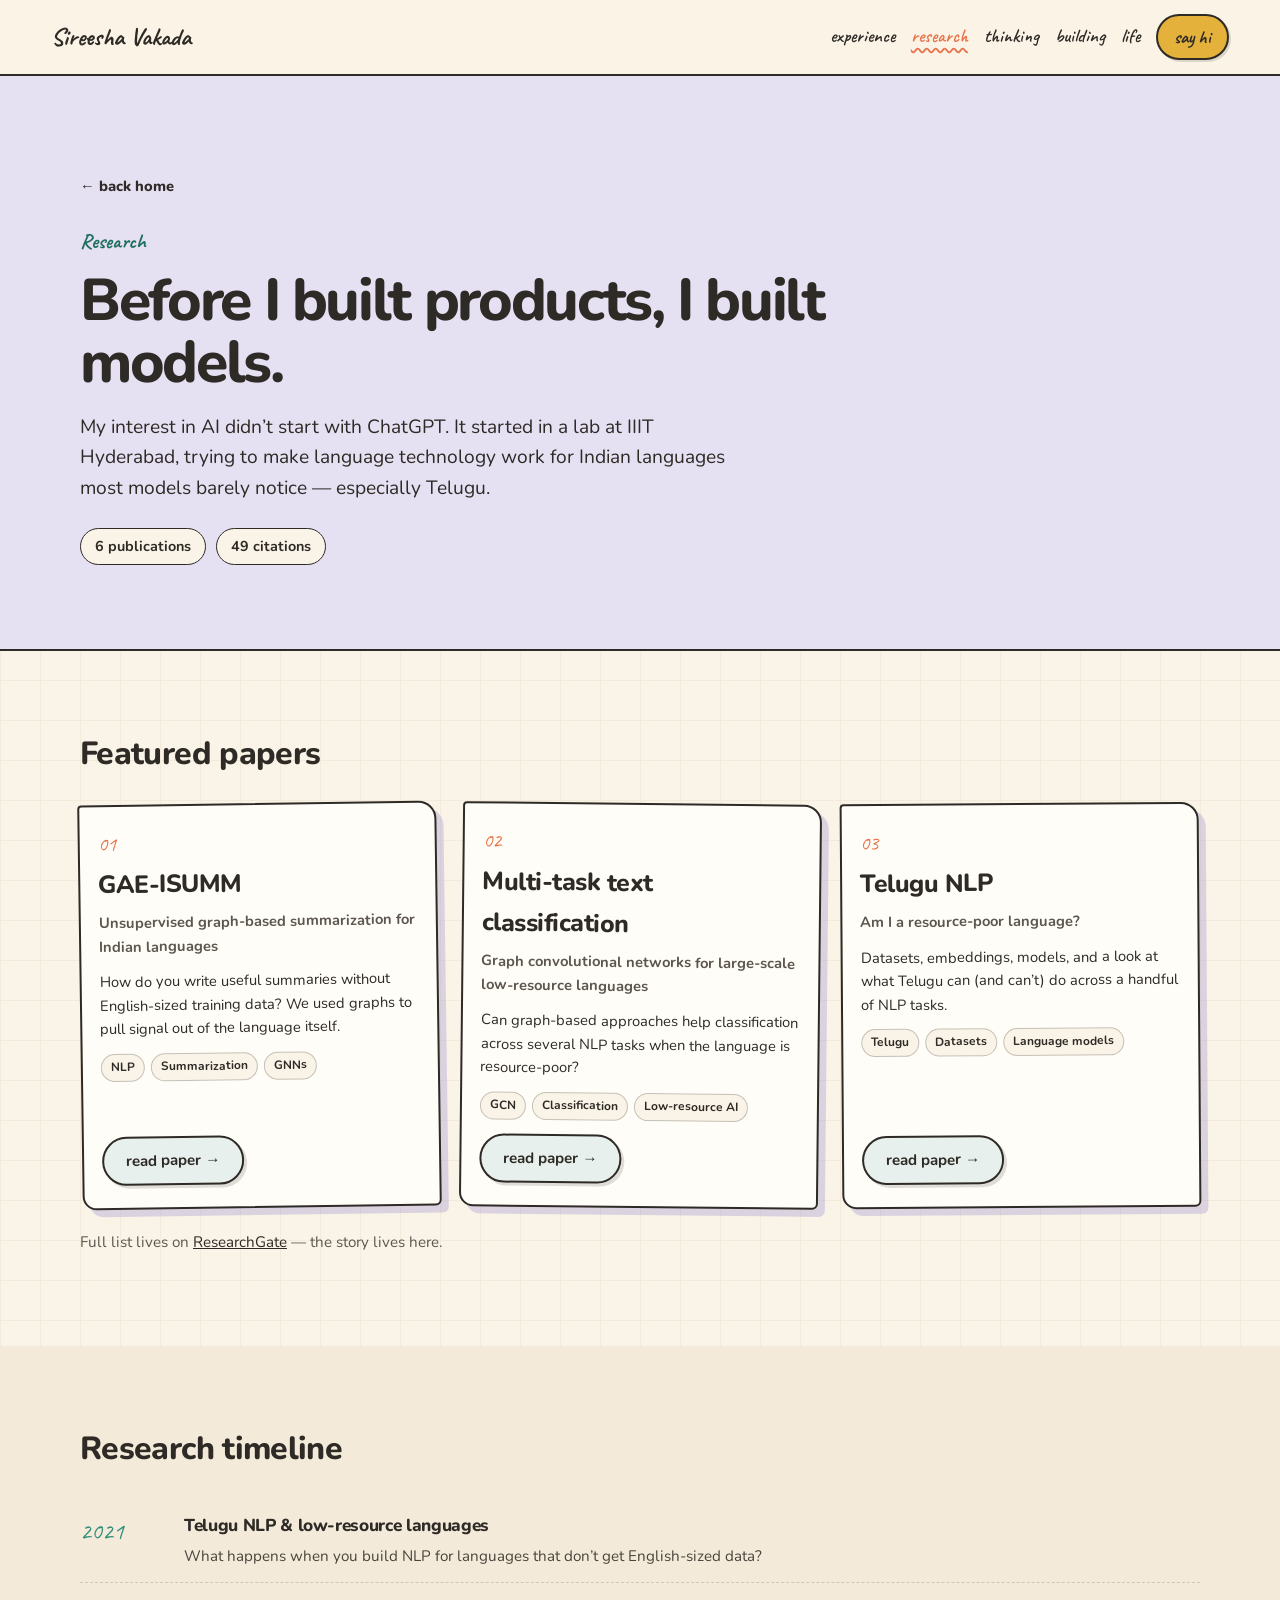
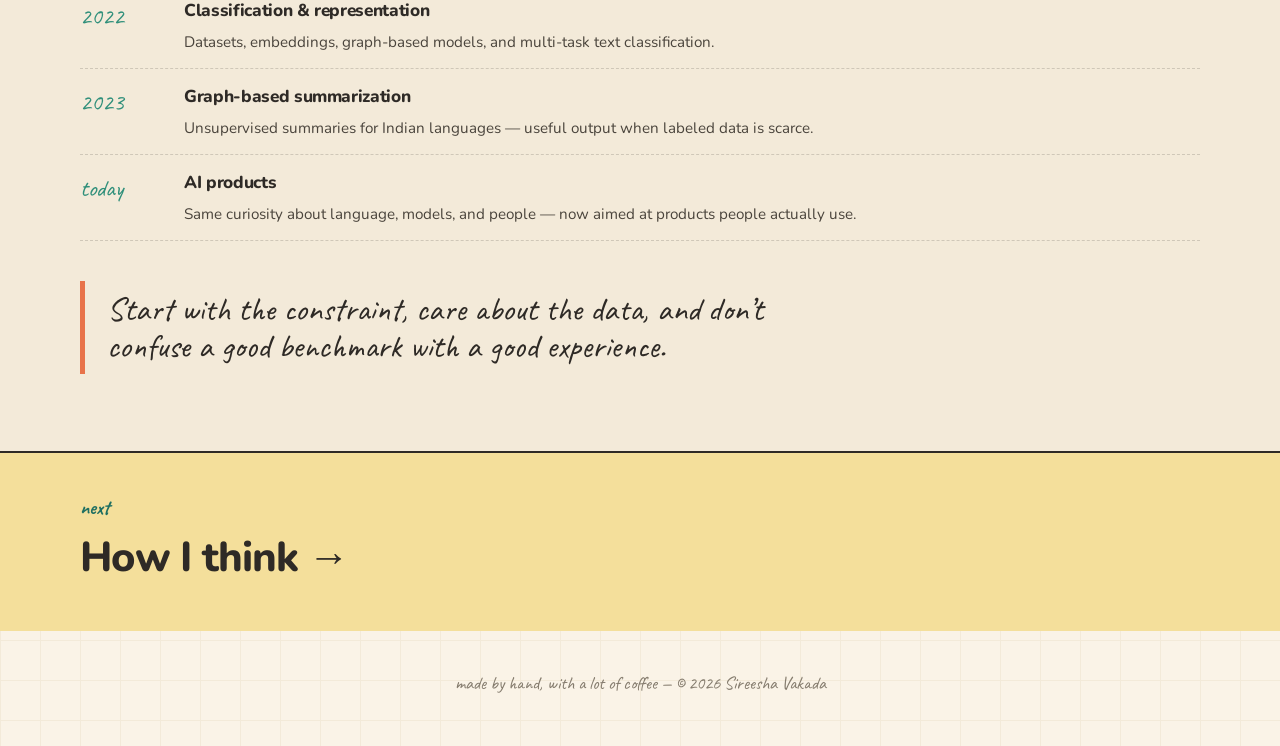
<file: research.html>
<!DOCTYPE html>
<html lang="en">
<head>
<meta charset="UTF-8" />
<meta name="viewport" content="width=device-width, initial-scale=1.0" />
<title>Research — Sireesha Vakada</title>
<meta name="description" content="Sireesha Vakada's NLP research on Telugu and low-resource Indian languages at IIIT Hyderabad." />
<link rel="canonical" href="https://vakada.in/research.html" />
<meta name="theme-color" content="#e6e0f3" />
<meta property="og:title" content="Research — Sireesha Vakada" />
<meta property="og:description" content="Before products, she built language models for Telugu and other Indian languages." />
<meta property="og:url" content="https://vakada.in/research.html" />
<meta property="og:image" content="https://vakada.in/assets/sireesha-waterfall.jpg" />
<link rel="icon" href="data:image/svg+xml,%3Csvg xmlns='http://www.w3.org/2000/svg' viewBox='0 0 100 100'%3E%3Ctext y='.9em' font-size='80'%3E%E2%9C%8F%EF%B8%8F%3C/text%3E%3C/svg%3E" />
<link rel="preconnect" href="https://fonts.googleapis.com">
<link rel="preconnect" href="https://fonts.gstatic.com" crossorigin>
<link href="https://fonts.googleapis.com/css2?family=Caveat:wght@500;700&family=Nunito:wght@400;600;700;800&display=swap" rel="stylesheet">
<link rel="stylesheet" href="style.css?v=sip9" />
<link rel="stylesheet" href="redesign.css?v=3" />
</head>
<body class="subpage">
<a class="skip-to-content" href="#top">skip to content</a>

<nav class="site-nav" aria-label="Primary">
  <a class="nav-name" href="index.html">Sireesha Vakada</a>
  <div class="nav-right">
    <div class="nav-links">
      <a href="experience.html">experience</a>
      <a href="research.html" aria-current="page">research</a>
      <a href="thinking.html">thinking</a>
      <a href="building.html">building</a>
      <a href="life.html">life</a>
    </div>
    <a class="nav-cta" href="index.html#say-hi">say hi</a>
  </div>
</nav>

<header id="top" class="page-hero tone-lilac">
  <div class="section-inner">
    <a class="back-link" href="index.html#explore">← back home</a>
    <p class="chapter-number">Research</p>
    <h1>Before I built products, I built models.</h1>
    <p class="page-lead">My interest in AI didn’t start with ChatGPT. It started in a lab at IIIT Hyderabad, trying to make language technology work for Indian languages most models barely notice — especially Telugu.</p>
    <div class="stat-strip" aria-label="Research by the numbers">
      <span class="stat-badge">6 publications</span>
      <span class="stat-badge">49 citations</span>
    </div>
  </div>
</header>

<section class="page-section">
  <div class="section-inner">
    <h2 class="block-title">Featured papers</h2>
    <div class="paper-cards">
      <article class="paper-card">
        <span class="paper-num">01</span>
        <h3>GAE-ISUMM</h3>
        <p class="paper-sub">Unsupervised graph-based summarization for Indian languages</p>
        <p>How do you write useful summaries without English-sized training data? We used graphs to pull signal out of the language itself.</p>
        <div class="paper-tags"><span>NLP</span><span>Summarization</span><span>GNNs</span></div>
        <a class="pill-link calm" href="https://www.researchgate.net/profile/Sireesha-Vakada" target="_blank" rel="noopener">read paper →</a>
      </article>
      <article class="paper-card">
        <span class="paper-num">02</span>
        <h3>Multi-task text classification</h3>
        <p class="paper-sub">Graph convolutional networks for large-scale low-resource languages</p>
        <p>Can graph-based approaches help classification across several NLP tasks when the language is resource-poor?</p>
        <div class="paper-tags"><span>GCN</span><span>Classification</span><span>Low-resource AI</span></div>
        <a class="pill-link calm" href="https://www.researchgate.net/profile/Sireesha-Vakada" target="_blank" rel="noopener">read paper →</a>
      </article>
      <article class="paper-card">
        <span class="paper-num">03</span>
        <h3>Telugu NLP</h3>
        <p class="paper-sub">Am I a resource-poor language?</p>
        <p>Datasets, embeddings, models, and a look at what Telugu can (and can’t) do across a handful of NLP tasks.</p>
        <div class="paper-tags"><span>Telugu</span><span>Datasets</span><span>Language models</span></div>
        <a class="pill-link calm" href="https://www.researchgate.net/profile/Sireesha-Vakada" target="_blank" rel="noopener">read paper →</a>
      </article>
    </div>
    <p class="research-foot">Full list lives on <a href="https://www.researchgate.net/profile/Sireesha-Vakada" target="_blank" rel="noopener">ResearchGate</a> — the story lives here.</p>
  </div>
</section>

<section class="page-section tone-paper-2">
  <div class="section-inner">
    <h2 class="block-title">Research timeline</h2>
    <ol class="research-years">
      <li>
        <span class="ry-year">2021</span>
        <div>
          <h3>Telugu NLP &amp; low-resource languages</h3>
          <p>What happens when you build NLP for languages that don’t get English-sized data?</p>
        </div>
      </li>
      <li>
        <span class="ry-year">2022</span>
        <div>
          <h3>Classification &amp; representation</h3>
          <p>Datasets, embeddings, graph-based models, and multi-task text classification.</p>
        </div>
      </li>
      <li>
        <span class="ry-year">2023</span>
        <div>
          <h3>Graph-based summarization</h3>
          <p>Unsupervised summaries for Indian languages — useful output when labeled data is scarce.</p>
        </div>
      </li>
      <li>
        <span class="ry-year">today</span>
        <div>
          <h3>AI products</h3>
          <p>Same curiosity about language, models, and people — now aimed at products people actually use.</p>
        </div>
      </li>
    </ol>
    <blockquote class="page-quote">Start with the constraint, care about the data, and don’t confuse a good benchmark with a good experience.</blockquote>
  </div>
</section>

<nav class="next-page" aria-label="Next page">
  <a href="thinking.html"><span>next</span>How I think →</a>
</nav>

<footer class="footer">
  <p>made by hand, with a lot of coffee — © <span id="year"></span> Sireesha Vakada</p>
</footer>

<script src="script.js?v=sip13"></script>
</body>
</html>
</file>
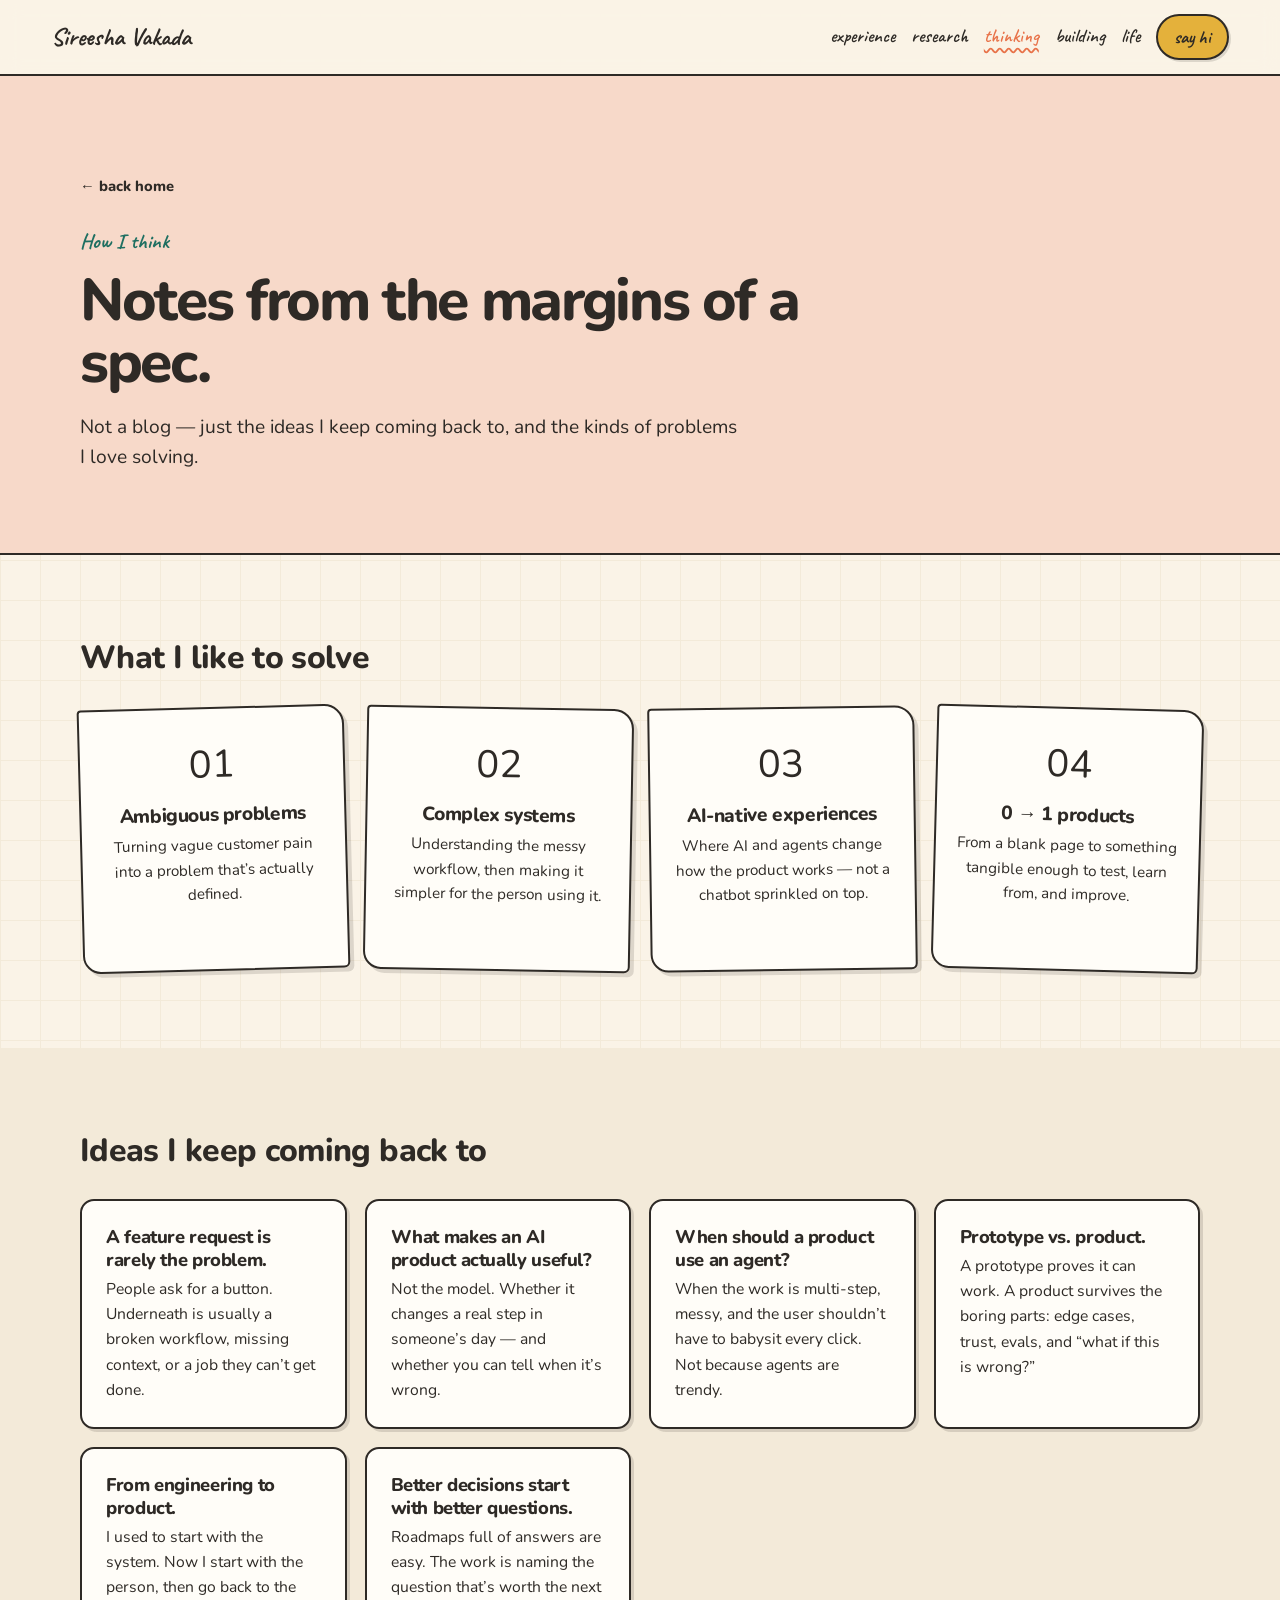
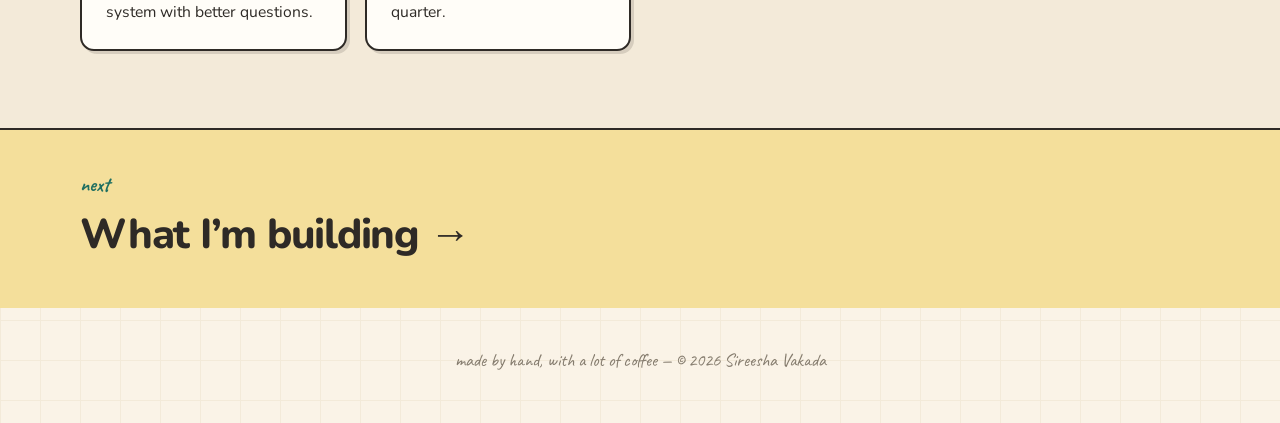
<file: thinking.html>
<!DOCTYPE html>
<html lang="en">
<head>
<meta charset="UTF-8" />
<meta name="viewport" content="width=device-width, initial-scale=1.0" />
<title>How I think — Sireesha Vakada</title>
<meta name="description" content="How Sireesha Vakada thinks about products, AI, and the problems worth solving." />
<link rel="canonical" href="https://vakada.in/thinking.html" />
<meta name="theme-color" content="#f7d9c9" />
<meta property="og:title" content="How I think — Sireesha Vakada" />
<meta property="og:description" content="Notes on products, AI, and the problems worth solving." />
<meta property="og:url" content="https://vakada.in/thinking.html" />
<meta property="og:image" content="https://vakada.in/assets/sireesha-waterfall.jpg" />
<link rel="icon" href="data:image/svg+xml,%3Csvg xmlns='http://www.w3.org/2000/svg' viewBox='0 0 100 100'%3E%3Ctext y='.9em' font-size='80'%3E%E2%9C%8F%EF%B8%8F%3C/text%3E%3C/svg%3E" />
<link rel="preconnect" href="https://fonts.googleapis.com">
<link rel="preconnect" href="https://fonts.gstatic.com" crossorigin>
<link href="https://fonts.googleapis.com/css2?family=Caveat:wght@500;700&family=Nunito:wght@400;600;700;800&display=swap" rel="stylesheet">
<link rel="stylesheet" href="style.css?v=sip9" />
<link rel="stylesheet" href="redesign.css?v=3" />
</head>
<body class="subpage">
<a class="skip-to-content" href="#top">skip to content</a>

<nav class="site-nav" aria-label="Primary">
  <a class="nav-name" href="index.html">Sireesha Vakada</a>
  <div class="nav-right">
    <div class="nav-links">
      <a href="experience.html">experience</a>
      <a href="research.html">research</a>
      <a href="thinking.html" aria-current="page">thinking</a>
      <a href="building.html">building</a>
      <a href="life.html">life</a>
    </div>
    <a class="nav-cta" href="index.html#say-hi">say hi</a>
  </div>
</nav>

<header id="top" class="page-hero tone-coral">
  <div class="section-inner">
    <a class="back-link" href="index.html#explore">← back home</a>
    <p class="chapter-number">How I think</p>
    <h1>Notes from the margins of a spec.</h1>
    <p class="page-lead">Not a blog — just the ideas I keep coming back to, and the kinds of problems I love solving.</p>
  </div>
</header>

<section class="page-section">
  <div class="section-inner">
    <h2 class="block-title">What I like to solve</h2>
    <div class="cards">
      <div class="card" tabindex="0">
        <div class="card-icon">01</div>
        <h3>Ambiguous problems</h3>
        <p>Turning vague customer pain into a problem that’s actually defined.</p>
        <span class="card-note">what’s really going on?</span>
      </div>
      <div class="card" tabindex="0">
        <div class="card-icon">02</div>
        <h3>Complex systems</h3>
        <p>Understanding the messy workflow, then making it simpler for the person using it.</p>
        <span class="card-note">less spaghetti, please</span>
      </div>
      <div class="card" tabindex="0">
        <div class="card-icon">03</div>
        <h3>AI-native experiences</h3>
        <p>Where AI and agents change how the product works — not a chatbot sprinkled on top.</p>
        <span class="card-note">if it needs a wrapper, skip it</span>
      </div>
      <div class="card" tabindex="0">
        <div class="card-icon">04</div>
        <h3>0 → 1 products</h3>
        <p>From a blank page to something tangible enough to test, learn from, and improve.</p>
        <span class="card-note">ship a slice</span>
      </div>
    </div>
  </div>
</section>

<section class="page-section tone-paper-2">
  <div class="section-inner">
    <h2 class="block-title">Ideas I keep coming back to</h2>
    <div class="think-list">
      <article class="think-card">
        <h3>A feature request is rarely the problem.</h3>
        <p>People ask for a button. Underneath is usually a broken workflow, missing context, or a job they can’t get done.</p>
      </article>
      <article class="think-card">
        <h3>What makes an AI product actually useful?</h3>
        <p>Not the model. Whether it changes a real step in someone’s day — and whether you can tell when it’s wrong.</p>
      </article>
      <article class="think-card">
        <h3>When should a product use an agent?</h3>
        <p>When the work is multi-step, messy, and the user shouldn’t have to babysit every click. Not because agents are trendy.</p>
      </article>
      <article class="think-card">
        <h3>Prototype vs. product.</h3>
        <p>A prototype proves it can work. A product survives the boring parts: edge cases, trust, evals, and “what if this is wrong?”</p>
      </article>
      <article class="think-card">
        <h3>From engineering to product.</h3>
        <p>I used to start with the system. Now I start with the person, then go back to the system with better questions.</p>
      </article>
      <article class="think-card">
        <h3>Better decisions start with better questions.</h3>
        <p>Roadmaps full of answers are easy. The work is naming the question that’s worth the next quarter.</p>
      </article>
    </div>
  </div>
</section>

<nav class="next-page" aria-label="Next page">
  <a href="building.html"><span>next</span>What I’m building →</a>
</nav>

<footer class="footer">
  <p>made by hand, with a lot of coffee — © <span id="year"></span> Sireesha Vakada</p>
</footer>

<script src="script.js?v=sip13"></script>
</body>
</html>
</file>
<file: style.css>
:root {
  --paper: #faf3e7;
  --paper-2: #f3ead9;
  --ink: #2e2a26;
  --accent-1: #e8734a;   /* warm orange */
  --accent-2: #2f8f7a;   /* teal green */
  --accent-3: #e4b13b;   /* mustard yellow */
  --accent-4: #7b6fc9;   /* soft purple */
  --highlight: #fff1a8;
  --card-bg: #fffdf8;
  --shadow: rgba(46, 42, 38, 0.15);
  --font-hand: 'Caveat', cursive;
  --font-body: 'Nunito', sans-serif;
}

* { box-sizing: border-box; }

html { scroll-behavior: smooth; scroll-padding-top: 72px; overflow-x: hidden; }

body {
  margin: 0;
  background: var(--paper);
  background-image:
    linear-gradient(var(--paper-2) 1px, transparent 1px),
    linear-gradient(90deg, var(--paper-2) 1px, transparent 1px);
  background-size: 40px 40px;
  color: var(--ink);
  font-family: var(--font-body);
  position: relative;
}
body.intro-lock { overflow: hidden; }

.coffee-intro {
  position: fixed;
  inset: 0;
  z-index: 1000;
  background: var(--paper);
  background-image:
    linear-gradient(var(--paper-2) 1px, transparent 1px),
    linear-gradient(90deg, var(--paper-2) 1px, transparent 1px);
  background-size: 40px 40px;
  display: grid;
  place-items: center;
  overflow: hidden;
  transition: opacity 0.5s ease;
}
.coffee-intro.is-done { opacity: 0; pointer-events: none; }

.intro-skip {
  position: fixed;
  top: 18px;
  right: 18px;
  z-index: 1100;
  font-family: var(--font-body);
  font-size: 0.95rem;
  font-weight: 700;
  background: #fffdf8;
  border: 2px solid var(--ink);
  border-radius: 999px;
  padding: 10px 18px;
  color: var(--ink);
  cursor: pointer;
  pointer-events: auto;
  box-shadow: 2px 2px 0 var(--shadow);
}
.intro-skip:hover { transform: translate(-1px, -1px); }

.intro-caption {
  position: absolute;
  top: 8vh;
  left: 0;
  right: 0;
  text-align: center;
  pointer-events: none;
  font-family: var(--font-hand);
  font-size: clamp(1.5rem, 4vw, 2.1rem);
  color: var(--accent-1);
  margin: 0;
  z-index: 4;
  opacity: 1;
}
.coffee-intro.is-gone .intro-caption {
  opacity: 0;
  transition: opacity 0.35s ease;
}

.intro-stage {
  position: relative;
  width: min(280px, 68vw);
  aspect-ratio: 260 / 420;
  z-index: 3;
  overflow: hidden;
  filter: drop-shadow(0 18px 20px rgba(42, 24, 16, 0.18));
  transition: opacity 0.55s ease, transform 0.55s ease;
}
.coffee-intro.is-gone .intro-stage {
  opacity: 0;
  transform: scale(0.94);
}
.intro-art {
  width: 100%;
  height: 100%;
  display: block;
  overflow: hidden;
}

.intro-straw-move {
  opacity: 0;
  visibility: hidden;
  transform: translateY(-280px);
}
.coffee-intro.is-straw .intro-straw-move {
  opacity: 1;
  visibility: visible;
  transform: translateY(0);
  transition: transform 0.8s cubic-bezier(0.22, 1, 0.36, 1), opacity 0.12s ease;
}

h1, h2, h3 {
  font-family: var(--font-hand);
  font-weight: 700;
  margin: 0;
}

p { line-height: 1.6; }

.site-nav {
  position: sticky;
  top: 0;
  z-index: 20;
  display: flex;
  align-items: center;
  justify-content: space-between;
  gap: 16px;
  padding: 12px 24px;
  background: rgba(250, 243, 231, 0.92);
  backdrop-filter: blur(10px);
  border-bottom: 1.5px solid rgba(46, 42, 38, 0.12);
}
.nav-name {
  font-family: var(--font-hand);
  font-size: 1.4rem;
  color: var(--ink);
  text-decoration: none;
  font-weight: 700;
  flex-shrink: 0;
}
.nav-links a {
  color: var(--ink);
  text-decoration: none;
  font-family: var(--font-hand);
  font-size: 1.15rem;
  font-weight: 600;
}
.nav-cta {
  background: var(--accent-3);
  color: var(--ink);
  font-family: var(--font-hand);
  font-size: 1.15rem;
  font-weight: 700;
  text-decoration: none;
  border: 2px solid var(--ink);
  border-radius: 999px;
  padding: 6px 16px;
  box-shadow: 2px 2px 0 var(--shadow);
  white-space: nowrap;
}
.nav-right {
  display: flex;
  align-items: center;
  gap: 16px;
  flex-wrap: wrap;
  justify-content: flex-end;
}
.nav-links {
  display: flex;
  flex-wrap: wrap;
  align-items: center;
  gap: 6px 16px;
}
.nav-cta:hover { color: var(--ink); }

.section-inner, .hero-inner {
  max-width: 760px;
  margin: 0 auto;
  padding: 0 24px;
}

/* ---------- background doodles ---------- */
.bg-doodles {
  position: fixed;
  inset: 0;
  pointer-events: none;
  z-index: 0;
}
.doodle {
  position: absolute;
  width: 70px;
  height: 70px;
  opacity: 0.22;
  animation: floaty 7s ease-in-out infinite;
}
.d-plane { top: 8%; left: 6%; animation-delay: 0s; color: var(--accent-1); }
.d-bulb { top: 22%; right: 8%; width: 60px; height: 60px; animation-delay: 1.2s; }
.d-stamp { bottom: 30%; left: 4%; width: 65px; height: 65px; animation-delay: 2.4s; }
.d-coffee { bottom: 10%; right: 7%; width: 58px; height: 74px; animation-delay: 0.6s; }

.steam {
  stroke: var(--accent-1);
  opacity: 0;
  transform-box: fill-box;
  transform-origin: center bottom;
  animation: steam-rise 2.8s ease-in-out infinite;
}
.steam.s-b { animation-delay: 0.5s; stroke: var(--accent-2); }
.steam.s-c { animation-delay: 1s; }
@keyframes steam-rise {
  0% { opacity: 0; transform: translateY(6px); }
  25% { opacity: 0.85; }
  100% { opacity: 0; transform: translateY(-16px); }
}
.coffee-fill {
  fill: var(--accent-3);
  stroke: none;
  transform-origin: 40px 78px;
  animation: coffee-sway 3.4s ease-in-out infinite;
}
@keyframes coffee-sway {
  0%, 100% { transform: translateY(0); }
  50% { transform: translateY(-3px); }
}

.hero-coffee {
  position: absolute;
  right: 4%;
  bottom: 8%;
  width: 72px;
  height: 90px;
  opacity: 0.7;
  pointer-events: none;
  z-index: 1;
}
.hero-coffee svg { width: 100%; height: 100%; }

.coffee-icon {
  width: 42px;
  height: 52px;
  margin: 0 auto;
}
.coffee-icon svg { width: 100%; height: 100%; color: var(--ink); }

.footer-coffee {
  display: inline-flex;
  align-items: center;
  justify-content: center;
  gap: 10px;
}
.footer-coffee svg {
  width: 28px;
  height: 36px;
}

@media (prefers-reduced-motion: reduce) {
  .steam, .coffee-fill, .doodle, .scroll-cue { animation: none; }
  .steam { opacity: 0.5; }
}

@keyframes floaty {
  0%, 100% { transform: translateY(0) rotate(0deg); }
  50% { transform: translateY(-14px) rotate(4deg); }
}

/* ---------- hero ---------- */
.hero {
  min-height: 72vh;
  display: flex;
  align-items: center;
  justify-content: center;
  text-align: center;
  position: relative;
  z-index: 1;
}
.hero-inner { position: relative; }
.hero-kicker {
  font-family: var(--font-hand);
  font-size: 1.25rem;
  color: var(--accent-2);
  margin: 0 0 10px;
}
.hero-actions {
  display: flex;
  flex-wrap: wrap;
  justify-content: center;
  gap: 10px;
  margin-top: 28px;
}
.hero h1 {
  font-size: clamp(2.8rem, 8vw, 5rem);
  line-height: 1.1;
}
.hero-line {
  font-family: var(--font-hand);
  font-size: clamp(1.35rem, 3vw, 1.85rem);
  max-width: 560px;
  margin: 18px auto 0;
  line-height: 1.3;
}
.hero-sub {
  font-size: clamp(1.05rem, 2.2vw, 1.2rem);
  max-width: 540px;
  margin: 14px auto 0;
}
.scroll-cue {
  margin-top: 56px;
  font-family: var(--font-hand);
  font-size: 1.4rem;
  display: flex;
  flex-direction: column;
  align-items: center;
  gap: 4px;
  color: var(--ink);
  text-decoration: none;
  animation: bob 2s ease-in-out infinite;
  cursor: pointer;
}
.scroll-cue:hover { color: var(--accent-1); }
.scroll-arrow { width: 40px; height: 30px; }
@keyframes bob {
  0%, 100% { transform: translateY(0); }
  50% { transform: translateY(8px); }
}

/* ---------- highlight / underline ---------- */
.highlight {
  position: relative;
  background: linear-gradient(120deg, var(--highlight) 0%, var(--highlight) 100%);
  background-repeat: no-repeat;
  background-size: 100% 45%;
  background-position: 0 88%;
  padding: 0 2px;
  display: inline-block;
}

.hero h1 .highlight {
  padding-bottom: 6px;
}

.hero .squiggle-underline {
  display: block;
  width: 100%;
  height: 14px;
  margin-top: -2px;
}

.section-title {
  font-size: clamp(1.9rem, 4.5vw, 2.6rem);
  display: block;
  margin-bottom: 24px;
  color: var(--accent-1);
  line-height: 1.15;
}
.thread-lead {
  font-family: var(--font-hand);
  font-size: 1.35rem;
  color: var(--accent-2);
  margin: -8px 0 28px;
}
.thread-end {
  font-family: var(--font-hand);
  font-size: 1.5rem;
  color: var(--accent-1);
  margin: 24px 0 0;
}
.pro-name {
  font-family: var(--font-body);
}

section {
  position: relative;
  z-index: 1;
  padding: 64px 0;
}

.reveal {
  opacity: 0;
  transform: translateY(24px);
  transition: opacity 0.7s ease, transform 0.7s ease;
}
.reveal.in-view {
  opacity: 1;
  transform: translateY(0);
}

.about-text {
  font-size: 1.15rem;
  max-width: 620px;
}
.about-text + .about-text { margin-top: 16px; }

/* ---------- cards ---------- */
.cards {
  display: grid;
  grid-template-columns: repeat(auto-fit, minmax(190px, 1fr));
  gap: 24px;
}
.card {
  background: var(--card-bg);
  border: 2.5px solid var(--ink);
  border-radius: 18px;
  padding: 24px 20px;
  text-align: center;
  position: relative;
  cursor: default;
  transition: transform 0.25s ease, box-shadow 0.25s ease;
  box-shadow: 4px 4px 0 var(--shadow);
}
.card:nth-child(1) { transform: rotate(-1.5deg); }
.card:nth-child(2) { transform: rotate(1deg); }
.card:nth-child(3) { transform: rotate(-0.8deg); }
.card:nth-child(4) { transform: rotate(1.5deg); }
.card:nth-child(5) { transform: rotate(-1deg); }
.card:nth-child(6) { transform: rotate(1.2deg); }
.card:nth-child(7) { transform: rotate(-1.3deg); }

.card:hover, .card:focus {
  transform: scale(1.06) rotate(0deg) !important;
  box-shadow: 6px 8px 0 var(--shadow);
  outline: none;
}
.card-icon {
  font-size: 2.4rem;
  display: inline-block;
  transition: transform 0.3s ease;
}
.card:hover .card-icon { transform: rotate(-12deg) scale(1.15); }
.card h3 { font-size: 1.5rem; margin: 8px 0 6px; }
.card p { font-size: 0.95rem; margin: 0; }
.card-note {
  display: block;
  font-family: var(--font-hand);
  font-size: 1.1rem;
  color: var(--accent-2);
  margin-top: 10px;
  opacity: 0;
  transform: translateY(4px);
  transition: opacity 0.25s ease, transform 0.25s ease;
}
.card:hover .card-note, .card:focus .card-note {
  opacity: 1;
  transform: translateY(0);
}

/* ---------- work ---------- */
.work-inner {
  text-align: center;
  display: flex;
  flex-direction: column;
  align-items: center;
}
.briefcase-doodle { width: 64px; height: 64px; margin-bottom: 16px; opacity: 0.8; }
.work-text {
  font-size: 1.2rem;
  max-width: 520px;
}
.work-links { margin-top: 18px; }

.pill-link {
  display: inline-block;
  background: var(--accent-3);
  color: var(--ink);
  font-family: var(--font-body);
  font-size: 0.95rem;
  font-weight: 700;
  text-decoration: none;
  padding: 10px 22px;
  border-radius: 999px;
  border: 2.5px solid var(--ink);
  box-shadow: 3px 3px 0 var(--shadow);
  transition: transform 0.2s ease, box-shadow 0.2s ease;
}
.pill-link:hover {
  transform: translate(-2px, -2px);
  box-shadow: 5px 5px 0 var(--shadow);
}
.pill-link.big { font-size: 1.05rem; margin: 6px 10px; }

/* ---------- professional corner ---------- */
.pro-corner {
  padding: 40px 16px 90px;
}

.pro-corner-frame {
  max-width: 820px;
  margin: 0 auto;
  padding: 40px 36px 44px;
  background: var(--card-bg);
  border: 2px solid var(--ink);
  border-radius: 16px;
  box-shadow: 6px 6px 0 var(--shadow);
  position: relative;
  font-family: var(--font-body);
}
.pro-corner .pill-link { font-family: var(--font-body); font-size: 0.95rem; }

.pro-kicker {
  font-size: 0.78rem;
  font-weight: 700;
  letter-spacing: 0.12em;
  text-transform: uppercase;
  color: var(--accent-2);
  margin: 0 0 6px;
}

.pro-name {
  font-family: var(--font-body);
  font-size: clamp(1.6rem, 3vw, 2rem);
  font-weight: 700;
  margin: 0 0 6px;
}

.pro-summary {
  font-size: 1.02rem;
  line-height: 1.65;
  max-width: 680px;
  margin: 0;
}

.pro-formal-links {
  display: flex;
  flex-wrap: wrap;
  gap: 12px;
  margin-top: 22px;
}

.pro-stats {
  display: grid;
  grid-template-columns: repeat(3, 1fr);
  gap: 16px;
  margin: 36px 0 8px;
  padding: 20px 0;
  border-top: 1.5px solid rgba(46, 42, 38, 0.12);
  border-bottom: 1.5px solid rgba(46, 42, 38, 0.12);
}

.pro-stat {
  display: flex;
  flex-direction: column;
  gap: 4px;
}

.pro-stat-num {
  font-weight: 700;
  font-size: 1.55rem;
}

.pro-stat-label {
  font-size: 0.85rem;
  line-height: 1.4;
  color: #5c564e;
}

.pro-section-label {
  font-family: var(--font-body);
  font-size: 0.78rem;
  font-weight: 700;
  letter-spacing: 0.12em;
  text-transform: uppercase;
  color: var(--accent-1);
  margin: 40px 0 16px;
}

.work-list { display: flex; flex-direction: column; }

.work-item {
  padding: 18px 0;
  border-bottom: 1.5px solid rgba(46, 42, 38, 0.1);
}

.work-item:last-child { border-bottom: none; }

.work-item-meta {
  display: flex;
  flex-wrap: wrap;
  justify-content: space-between;
  gap: 8px;
  margin-bottom: 6px;
}

.work-tag {
  font-size: 0.8rem;
  font-weight: 700;
  color: var(--accent-2);
}

.work-when {
  font-size: 0.82rem;
  color: #857c6e;
}

.work-item h4,
.timeline-body h4,
.edu-block h4 {
  font-family: var(--font-body);
  font-size: 1.08rem;
  font-weight: 700;
  margin: 0 0 6px;
}

.work-item p {
  margin: 0;
  font-size: 0.95rem;
  line-height: 1.55;
  color: #3d3934;
}

.timeline {
  list-style: none;
  margin: 0;
  padding: 0;
}

.timeline-item {
  display: grid;
  grid-template-columns: 160px 1fr;
  gap: 20px;
  padding: 18px 0;
  border-bottom: 1.5px solid rgba(46, 42, 38, 0.1);
}

.timeline-item:last-child { border-bottom: none; }

.timeline-when {
  font-size: 0.85rem;
  color: #857c6e;
  padding-top: 3px;
}

.timeline-place {
  font-size: 0.9rem;
  color: #5c564e;
  margin: 0 0 10px;
}

.timeline-body ul {
  margin: 0;
  padding-left: 18px;
}

.timeline-body li {
  font-size: 0.95rem;
  line-height: 1.5;
  margin-bottom: 6px;
}

.edu-top {
  display: flex;
  flex-wrap: wrap;
  justify-content: space-between;
  gap: 8px;
}

.edu-block p {
  margin: 4px 0 0;
  font-size: 0.95rem;
  color: #4a443c;
}

.skill-tags {
  list-style: none;
  display: flex;
  flex-wrap: wrap;
  gap: 8px;
  margin: 0;
  padding: 0;
}

.skill-tags li {
  font-size: 0.85rem;
  font-weight: 600;
  padding: 6px 12px;
  border: 1.5px solid rgba(46, 42, 38, 0.25);
  border-radius: 999px;
  background: var(--paper);
}

.research-block { margin-top: 12px; padding-top: 8px; }

.pro-intro {
  font-size: 1.02rem;
  line-height: 1.65;
  max-width: 680px;
}

.pill-link.calm {
  background: #e8f0ed;
  font-size: 0.95rem;
}

.pro-divider svg {
  width: 100%;
  max-width: 400px;
  display: block;
  margin: 0 auto;
  height: 24px;
}

.stat-strip {
  display: flex;
  flex-wrap: wrap;
  align-items: center;
  gap: 10px;
  margin: 24px 0 4px;
}

.stat-badge {
  font-family: var(--font-body);
  font-size: 0.9rem;
  font-weight: 700;
  background: var(--paper);
  border: 1.5px solid var(--ink);
  border-radius: 999px;
  padding: 6px 14px;
  white-space: nowrap;
}

.stat-dot {
  font-size: 1.1rem;
  color: #857c6e;
}

.pub-list {
  list-style: none;
  margin: 0;
  padding: 0;
}

.pub-list li {
  padding: 14px 0;
  border-bottom: 1.5px dashed rgba(46, 42, 38, 0.2);
  display: flex;
  flex-direction: column;
  gap: 4px;
}

.pub-list li:last-child { border-bottom: none; }

.pub-list a {
  color: var(--ink);
  text-decoration: none;
  font-size: 0.98rem;
  line-height: 1.45;
  transition: color 0.2s ease;
}

.pub-list a:hover {
  color: var(--accent-2);
  text-decoration: underline;
  text-underline-offset: 3px;
}

.pub-meta {
  font-size: 0.85rem;
  color: #857c6e;
}

.research-block .pill-link { margin-top: 16px; }

/* ---------- currently ---------- */
.currently-card {
  background: var(--card-bg);
  border: 2.5px dashed var(--accent-4);
  border-radius: 18px;
  padding: 28px 30px;
  max-width: 560px;
}
.currently-list {
  list-style: none;
  margin: 0;
  padding: 0;
  font-size: 1.1rem;
}
.currently-list li { margin-bottom: 12px; }
.currently-list li:last-child { margin-bottom: 0; }
.currently-hint {
  margin-top: 18px;
  font-size: 0.85rem;
  color: #857c6e;
  font-style: italic;
}

/* ---------- say hi ---------- */
.say-hi { text-align: center; }
.mailbox-doodle { width: 80px; height: 80px; margin-bottom: 8px; }
.say-hi-text {
  font-size: 1.2rem;
  max-width: 480px;
  margin: 8px auto 22px;
}
.contact-links {
  display: flex;
  flex-wrap: wrap;
  justify-content: center;
}

.footer {
  text-align: center;
  padding: 30px 0 50px;
  font-family: var(--font-hand);
  font-size: 1.1rem;
  color: #857c6e;
  position: relative;
  z-index: 1;
}
.footer a {
  color: var(--ink);
  text-decoration: none;
}
.footer a:hover { color: var(--accent-2); }

.section-inner.wide { max-width: 860px; }

.section-title.nested {
  font-size: clamp(1.5rem, 3.4vw, 2.1rem);
  margin-top: 56px;
  margin-bottom: 16px;
}
.else-word {
  font-size: clamp(2.2rem, 5vw, 2.8rem);
  color: var(--accent-1);
  margin-bottom: 8px;
}
.found-note { margin-top: 28px; }
.found-note strong { font-family: var(--font-hand); font-size: 1.35rem; display: block; margin-bottom: 6px; }

.thread-stamps { text-align: center; }
.stamp-trail {
  position: relative;
  display: grid;
  grid-template-columns: repeat(4, 1fr);
  gap: 16px;
  margin: 36px 0 8px;
  padding-top: 8px;
}
.flight-line {
  position: absolute;
  left: 4%;
  right: 4%;
  top: 28%;
  width: 92%;
  height: 80px;
  pointer-events: none;
  z-index: 0;
}
.passport-stamp {
  position: relative;
  z-index: 1;
  background: var(--card-bg);
  border: 3px double var(--ink);
  border-radius: 8px;
  padding: 18px 14px 16px;
  text-align: left;
  box-shadow: 4px 4px 0 var(--shadow);
}
.passport-stamp.s1 { transform: rotate(-1.2deg); border-color: var(--accent-2); }
.passport-stamp.s2 { transform: rotate(1deg); margin-top: 10px; border-color: var(--accent-1); }
.passport-stamp.s3 { transform: rotate(-0.8deg); border-color: var(--accent-4); }
.passport-stamp.s4 { transform: rotate(1.1deg); margin-top: 8px; border-color: var(--accent-3); }
.passport-stamp:hover { transform: rotate(0deg) translateY(-4px); }
.stamp-mark {
  display: block;
  font-size: 0.78rem;
  font-weight: 700;
  letter-spacing: 0.06em;
  text-transform: uppercase;
  color: #857c6e;
  margin-bottom: 8px;
}
.passport-stamp h3 {
  font-size: 1.55rem;
  margin-bottom: 6px;
}
.passport-stamp p {
  font-size: 0.92rem;
  margin: 0 0 10px;
  line-height: 1.45;
}
.stamp-ink {
  font-family: var(--font-hand);
  font-size: 1.1rem;
  color: var(--accent-1);
}
.thread-end {
  font-family: var(--font-hand);
  font-size: 1.5rem;
  color: var(--accent-1);
  margin: 24px 0 0;
}
.research-years {
  list-style: none;
  margin: 0 0 12px;
  padding: 0;
}
.research-years li {
  display: grid;
  grid-template-columns: 88px 1fr;
  gap: 16px;
  padding: 14px 0;
  border-bottom: 1.5px dashed rgba(46, 42, 38, 0.18);
}
.research-years h4 {
  font-family: var(--font-body);
  font-size: 1.05rem;
  margin: 0 0 4px;
}
.research-years p { margin: 0; font-size: 0.95rem; color: #4a443c; }
.ry-year {
  font-family: var(--font-hand);
  font-size: 1.5rem;
  color: var(--accent-2);
}

.paper-cards {
  display: grid;
  grid-template-columns: repeat(auto-fit, minmax(230px, 1fr));
  gap: 18px;
  margin-top: 8px;
}
.paper-card {
  background: var(--card-bg);
  border: 2.5px solid var(--ink);
  border-radius: 16px;
  padding: 20px 18px 22px;
  box-shadow: 4px 4px 0 var(--shadow);
}
.paper-card:nth-child(1) { transform: rotate(-0.8deg); }
.paper-card:nth-child(2) { transform: rotate(0.6deg); }
.paper-card:nth-child(3) { transform: rotate(-0.4deg); }
.paper-card:hover { transform: rotate(0) translateY(-3px); }
.paper-num {
  font-family: var(--font-hand);
  font-size: 1.3rem;
  color: var(--accent-1);
}
.paper-card h3 {
  font-size: 1.55rem;
  margin: 4px 0 6px;
}
.paper-sub {
  font-weight: 700;
  font-size: 0.88rem;
  margin: 0 0 10px;
  color: #5c564e;
}
.paper-card p { font-size: 0.92rem; margin: 0 0 12px; }
.paper-tags {
  display: flex;
  flex-wrap: wrap;
  gap: 6px;
  margin-bottom: 14px;
}
.paper-tags span {
  font-size: 0.75rem;
  font-weight: 700;
  border: 1.5px solid rgba(46, 42, 38, 0.25);
  border-radius: 999px;
  padding: 3px 9px;
  background: var(--paper);
}
.research-foot {
  margin-top: 22px;
  font-size: 0.95rem;
  color: #5c564e;
}
.research-foot a { color: var(--ink); }

.solve .card-icon {
  font-family: var(--font-hand);
  font-size: 1.6rem;
  color: var(--accent-1);
}

.found-path {
  list-style: none;
  display: flex;
  flex-wrap: wrap;
  justify-content: center;
  gap: 12px 28px;
  margin: 28px 0 0;
  padding: 0;
}
.found-path li {
  display: flex;
  flex-direction: column;
  align-items: center;
  position: relative;
  min-width: 140px;
}
.found-path li:not(:last-child)::after {
  content: '→';
  position: absolute;
  right: -22px;
  top: 8px;
  font-family: var(--font-hand);
  font-size: 1.5rem;
  color: var(--accent-1);
}
.found-path strong {
  font-family: var(--font-hand);
  font-size: 1.6rem;
  font-weight: 700;
}
.found-path span { font-size: 0.9rem; color: #5c564e; }

.think-list {
  display: grid;
  grid-template-columns: repeat(auto-fit, minmax(260px, 1fr));
  gap: 12px;
  margin-top: 8px;
}
.think-card {
  background: var(--card-bg);
  border: 2.5px solid var(--ink);
  border-radius: 14px;
  padding: 18px 20px;
  box-shadow: 3px 3px 0 var(--shadow);
}
.think-card h3 {
  font-size: 1.45rem;
  margin-bottom: 6px;
}
.think-card p { margin: 0; font-size: 0.98rem; }

@media (max-width: 700px) {
  .doodle { width: 46px; height: 46px; opacity: 0.25; }
  section { padding: 60px 0; }
  .pro-corner { padding: 28px 12px 60px; }
  .pro-corner-frame { padding: 28px 20px 24px; }
  .pro-stats { grid-template-columns: 1fr; }
  .timeline-item { grid-template-columns: 1fr; gap: 4px; }
  .site-nav { padding: 10px 16px; }
  .nav-name { font-size: 1.15rem; }
  .nav-links { font-size: 0.85rem; gap: 4px 10px; }
  .stamp-trail { grid-template-columns: 1fr 1fr; }
  .passport-stamp.s2, .passport-stamp.s4 { margin-top: 0; }
}
</file>
<file: redesign.css>
/*
  Editorial refresh: a short home page that links out to detail pages.
  Nunito carries all reading text; Caveat is reserved for small accents.
*/

:root {
  --coral-wash: #f7d9c9;
  --teal-wash: #dcece6;
  --yellow-wash: #f4df9b;
  --lilac-wash: #e6e0f3;
  --deep-teal: #1f6f61;
  --muted: #5c564e;
}

body {
  font-size: 17px;
  line-height: 1.65;
}

/* Returning visits skip the coffee intro before it can paint. */
html.skip-intro .coffee-intro,
html.skip-intro .intro-skip { display: none; }
html.skip-intro body { overflow: visible; }

h1, h2, h3, h4,
.card h3,
.paper-card h3,
.passport-stamp h3,
.think-card h3 {
  font-family: var(--font-body);
  font-weight: 800;
  letter-spacing: -0.02em;
}

.nav-name,
.nav-links a,
.nav-cta,
.hero-kicker,
.chapter-number,
figcaption,
blockquote,
.card-note,
.stamp-ink,
.ry-year,
.snap-more,
.build-status,
.footer {
  font-family: var(--font-hand);
}

/* ---------- nav ---------- */
.site-nav {
  padding: 14px clamp(18px, 4vw, 52px);
  border-bottom: 2px solid var(--ink);
}
.nav-name { font-size: 1.55rem; }
.nav-links a { font-size: 1.2rem; padding: 2px 0; }
.nav-links a[aria-current="page"] {
  color: var(--accent-1);
  text-decoration: underline wavy;
  text-underline-offset: 5px;
}

/* ---------- shared layout ---------- */
.section-inner,
.section-inner.wide {
  width: min(1120px, calc(100% - 48px));
  max-width: 1120px;
  padding: 0;
}

section { padding: clamp(64px, 8vw, 104px) 0; }

.chapter-number {
  margin: 0 0 12px;
  font-size: 1.3rem;
  font-weight: 700;
  color: var(--deep-teal);
}

.section-title {
  max-width: 760px;
  margin-bottom: 22px;
  color: var(--ink);
  font-family: var(--font-body);
  font-weight: 800;
  font-size: clamp(2rem, 4vw, 3.3rem);
  line-height: 1.06;
  letter-spacing: -.035em;
}

.lead-text {
  max-width: 600px;
  margin: 0 0 14px;
  font-size: clamp(1.05rem, 1.4vw, 1.2rem);
}

blockquote {
  margin: 26px 0 0;
  padding: 10px 0 10px 22px;
  border-left: 5px solid var(--accent-1);
  font-size: clamp(1.55rem, 2.6vw, 2.1rem);
  line-height: 1.1;
}

.text-link {
  color: var(--ink);
  font-weight: 800;
  text-decoration-thickness: 2px;
  text-underline-offset: 5px;
}
.text-link:hover { color: var(--accent-1); }

/* ---------- hero ---------- */
.hero {
  min-height: calc(100vh - 72px);
  padding: 56px 0 72px;
  text-align: left;
  background:
    radial-gradient(circle at 14% 20%, rgba(232, 115, 74, .14), transparent 25%),
    var(--paper);
}

.hero-inner {
  width: min(1120px, calc(100% - 48px));
  max-width: 1120px;
  padding: 0;
}

.hero-layout {
  display: grid;
  grid-template-columns: minmax(0, 1.1fr) minmax(300px, .75fr);
  align-items: center;
  gap: clamp(40px, 7vw, 96px);
}

.eyebrow {
  display: inline-block;
  margin: 0 0 22px;
  padding: 6px 14px;
  border: 1.5px solid var(--ink);
  border-radius: 999px;
  background: var(--teal-wash);
  font-size: .74rem;
  font-weight: 800;
  letter-spacing: .14em;
  text-transform: uppercase;
}

.hero-kicker {
  margin: 0 0 6px;
  color: var(--accent-1);
  font-size: clamp(1.4rem, 2.4vw, 1.9rem);
}

.hero h1 {
  max-width: 620px;
  font-size: clamp(2.4rem, 4.6vw, 4.2rem);
  line-height: 1.02;
  letter-spacing: -.045em;
}
.hero h1 span { display: block; }
.hero h1 span + span { color: var(--accent-1); }

.hero-sub {
  max-width: 540px;
  margin: 22px 0 0;
  font-size: clamp(1.05rem, 1.5vw, 1.25rem);
  color: var(--muted);
}

.hero-actions {
  justify-content: flex-start;
  align-items: center;
  gap: 18px;
  margin-top: 30px;
}

.hero-photo {
  position: relative;
  width: min(100%, 400px);
  margin: 0 auto;
  padding: 12px 12px 50px;
  background: #fffdf8;
  border: 2px solid var(--ink);
  box-shadow: 12px 14px 0 var(--yellow-wash);
  transform: rotate(2deg);
}

.hero-photo::before {
  content: "";
  position: absolute;
  z-index: 2;
  top: -12px;
  left: 35%;
  width: 92px;
  height: 26px;
  background: rgba(244, 223, 155, .85);
  transform: rotate(-5deg);
}

.hero-photo img {
  display: block;
  width: 100%;
  height: auto;
  aspect-ratio: 3 / 4;
  object-fit: cover;
  object-position: 50% 48%;
  filter: saturate(.8) contrast(1.05);
}

.hero-photo figcaption,
.builder-photo figcaption {
  position: absolute;
  left: 20px;
  bottom: 10px;
  font-size: 1.35rem;
}

.photo-scribble {
  position: absolute;
  right: -52px;
  bottom: 0;
  width: 120px;
  fill: none;
  stroke: var(--accent-1);
  stroke-width: 3;
  stroke-linecap: round;
  stroke-linejoin: round;
  transform: rotate(-8deg);
}

/* ---------- hello ---------- */
.hello {
  background: var(--teal-wash);
  border-block: 2px solid var(--ink);
}

.hello-layout {
  display: grid;
  grid-template-columns: minmax(0, 1fr) minmax(280px, .7fr);
  align-items: center;
  gap: clamp(40px, 7vw, 90px);
}

.builder-photo {
  position: relative;
  margin: 0;
  padding: 12px 12px 48px;
  background: #fffdf8;
  border: 2px solid var(--ink);
  box-shadow: 10px 10px 0 rgba(47, 143, 122, .25);
  transform: rotate(-2deg);
}

.builder-photo img {
  display: block;
  width: 100%;
  height: auto;
  aspect-ratio: 1;
  object-fit: cover;
}

.tape {
  position: absolute;
  z-index: 2;
  top: -14px;
  left: 36%;
  width: 100px;
  height: 30px;
  background: rgba(255, 241, 168, .9);
  transform: rotate(4deg);
}

/* ---------- experience snapshot ---------- */
.snapshot {
  background: var(--ink);
  color: var(--paper);
}
.snapshot .section-title { color: var(--paper); margin-bottom: 0; }
.snapshot .chapter-number { color: var(--accent-3); }

.skip-to-content {
  position: absolute;
  left: 16px;
  top: -48px;
  z-index: 30;
  padding: 8px 14px;
  background: var(--accent-3);
  color: var(--ink);
  font-weight: 800;
  text-decoration: none;
  border: 2px solid var(--ink);
  border-radius: 999px;
}
.skip-to-content:focus { top: 12px; }

a:focus-visible,
button:focus-visible {
  outline: 3px solid var(--accent-1);
  outline-offset: 3px;
}

.snapshot-head {
  display: flex;
  align-items: flex-end;
  justify-content: space-between;
  gap: 24px;
  flex-wrap: wrap;
  margin-bottom: 40px;
}

.snapshot-actions {
  display: flex;
  flex-wrap: wrap;
  gap: 12px;
  align-items: center;
}

.pill-link.ghost {
  background: transparent;
  color: var(--paper);
  border-color: var(--paper);
  box-shadow: 3px 3px 0 rgba(250, 243, 231, 0.28);
}
.pill-link.ghost:hover {
  background: var(--paper);
  color: var(--ink);
}

.snapshot-grid {
  display: grid;
  grid-template-columns: repeat(3, 1fr);
  gap: 22px;
}

.snap-card {
  position: relative;
  display: flex;
  flex-direction: column;
  padding: 26px 24px 22px;
  background: var(--paper);
  color: var(--ink);
  text-decoration: none;
  border: 2px solid var(--paper);
  border-radius: 4px 20px 6px 18px;
  box-shadow: 7px 7px 0 var(--accent-3);
  transition: transform .25s ease, box-shadow .25s ease;
}
.snap-card:nth-child(2) { box-shadow: 7px 7px 0 var(--accent-1); }
.snap-card:nth-child(3) { box-shadow: 7px 7px 0 var(--accent-2); }

.snap-card:hover,
.snap-card:focus-visible {
  transform: translate(-3px, -5px) rotate(-.6deg);
  box-shadow: 12px 12px 0 var(--accent-3);
  outline: none;
}
.snap-card:nth-child(2):hover { box-shadow: 12px 12px 0 var(--accent-1); }
.snap-card:nth-child(3):hover { box-shadow: 12px 12px 0 var(--accent-2); }

.snap-logo {
  display: grid;
  place-items: center;
  width: 52px;
  height: 52px;
  border: 2px solid var(--ink);
  border-radius: 50%;
  font-weight: 800;
  font-size: .85rem;
  background: var(--yellow-wash);
}
.snap-card:nth-child(2) .snap-logo { background: var(--coral-wash); }
.snap-card:nth-child(3) .snap-logo { background: var(--teal-wash); }

.snap-when {
  position: absolute;
  top: 28px;
  right: 24px;
  font-size: .82rem;
  font-weight: 700;
  color: var(--muted);
}

.snap-card h3 { margin: 18px 0 2px; font-size: 1.5rem; }
.snap-role { margin: 0 0 10px; font-weight: 700; color: var(--deep-teal); }
.snap-line { margin: 0 0 18px; font-size: .97rem; line-height: 1.5; color: var(--muted); }

.snap-chip {
  align-self: flex-start;
  margin-top: auto;
  padding: 4px 12px;
  border: 1.5px solid var(--ink);
  border-radius: 999px;
  font-size: .8rem;
  font-weight: 800;
}

.snap-more {
  margin-top: 14px;
  font-size: 1.3rem;
  color: var(--accent-1);
  opacity: .7;
  transition: opacity .2s ease, transform .2s ease;
}
.snap-card:hover .snap-more { opacity: 1; transform: translateX(4px); }

/* ---------- explore ---------- */
.explore { background: var(--paper); }

.explore-grid {
  display: grid;
  grid-template-columns: repeat(4, 1fr);
  gap: 18px;
  margin-top: 30px;
}

.explore-tile {
  position: relative;
  display: flex;
  flex-direction: column;
  min-height: 250px;
  padding: 24px 22px;
  color: var(--ink);
  text-decoration: none;
  border: 2px solid var(--ink);
  border-radius: 6px 22px 8px 20px;
  box-shadow: 5px 5px 0 var(--shadow);
  transition: transform .25s ease, box-shadow .25s ease;
}
.explore-tile:hover,
.explore-tile:focus-visible {
  transform: translateY(-6px) rotate(-1deg);
  box-shadow: 9px 11px 0 var(--shadow);
  outline: none;
}

.t-research { background: var(--lilac-wash); }
.t-thinking { background: var(--coral-wash); }
.t-building { background: var(--teal-wash); }
.t-life { background: var(--yellow-wash); }

.explore-tile svg {
  width: 52px;
  height: 52px;
  fill: none;
  stroke: var(--ink);
  stroke-width: 3;
  stroke-linecap: round;
  stroke-linejoin: round;
  transition: transform .3s ease;
}
.explore-tile:hover svg { transform: rotate(-10deg) scale(1.1); }

.explore-tile h3 { margin: 18px 0 6px; font-size: 1.35rem; }
.explore-tile p { margin: 0; font-size: .95rem; line-height: 1.5; }

.tile-arrow {
  margin-top: auto;
  padding-top: 16px;
  font-size: 1.5rem;
  font-weight: 800;
  transition: transform .2s ease;
}
.explore-tile:hover .tile-arrow { transform: translateX(6px); }

/* ---------- say hi ---------- */
.say-hi {
  background: var(--yellow-wash);
  border-top: 2px solid var(--ink);
  text-align: center;
}
.say-hi .chapter-number { color: var(--ink); }
.say-hi .section-title { margin-inline: auto; }

.footer {
  padding: 34px 24px 44px;
  font-size: 1.15rem;
}
.footer p { margin: 4px 0; }
.photo-credit {
  font-family: var(--font-body);
  font-size: .78rem;
}
.photo-credit a { text-decoration: underline; }

/* ---------- detail pages ---------- */
.page-hero {
  padding: clamp(56px, 8vw, 96px) 0 clamp(48px, 7vw, 80px);
  border-bottom: 2px solid var(--ink);
  position: relative;
  z-index: 1;
}
.tone-ink { background: var(--ink); color: var(--paper); }
.tone-ink .chapter-number { color: var(--accent-3); }
.tone-ink .back-link { color: var(--paper); }
.tone-lilac { background: var(--lilac-wash); }
.tone-coral { background: var(--coral-wash); }
.tone-teal { background: var(--teal-wash); }
.tone-yellow { background: var(--yellow-wash); }
.tone-paper-2 { background: var(--paper-2); }

.page-hero h1 {
  max-width: 860px;
  font-size: clamp(2.2rem, 4.6vw, 3.8rem);
  line-height: 1.05;
  letter-spacing: -.04em;
}

.back-link {
  display: inline-block;
  margin-bottom: 26px;
  color: var(--ink);
  font-weight: 800;
  font-size: .92rem;
  text-decoration: none;
}
.back-link:hover { text-decoration: underline; }

.page-lead {
  max-width: 660px;
  margin: 18px 0 0;
  font-size: clamp(1.05rem, 1.5vw, 1.25rem);
}
.page-lead.small { margin: -6px 0 0; font-size: 1.05rem; color: var(--muted); }

.page-actions {
  display: flex;
  flex-wrap: wrap;
  gap: 12px;
  margin-top: 28px;
}

.page-section { padding: clamp(48px, 6vw, 80px) 0; }

.block-title {
  margin: 0 0 22px;
  font-size: clamp(1.5rem, 2.6vw, 2rem);
}
.edu-block + .block-title { margin-top: 48px; }

.pro-stats {
  margin: 0;
  padding: 0;
  gap: 0;
  border: 2px solid var(--ink);
  background: var(--yellow-wash);
}
.pro-stat { padding: 20px 24px; }
.pro-stat + .pro-stat { border-left: 2px solid var(--ink); }
.pro-stat-num { font-size: 2.1rem; font-weight: 800; }

.timeline-item { scroll-margin-top: 90px; }
.timeline-body h3 { margin: 0 0 6px; font-size: 1.2rem; }
.timeline-item:target .timeline-body {
  background: var(--yellow-wash);
  box-shadow: 0 0 0 10px var(--yellow-wash);
  border-radius: 4px;
}

.work-grid {
  display: grid;
  grid-template-columns: repeat(auto-fit, minmax(300px, 1fr));
  gap: 18px;
}
.work-card {
  padding: 22px;
  background: var(--card-bg);
  border: 2px solid var(--ink);
  border-radius: 4px 18px 6px 16px;
  box-shadow: 5px 5px 0 var(--shadow);
}
.work-card h3 { margin: 6px 0 8px; font-size: 1.15rem; }
.work-card p { margin: 0; font-size: .95rem; line-height: 1.55; color: #3d3934; }

#iiit { scroll-margin-top: 70px; }
#iiit:target .edu-block {
  background: var(--yellow-wash);
  box-shadow: 0 0 0 12px var(--yellow-wash);
}
.edu-block h3 { margin: 0; font-size: 1.2rem; }
.edu-block a { color: var(--deep-teal); font-weight: 800; }

.thread-stamps { text-align: left; }
.stamp-trail { gap: 22px; margin-top: 30px; }
.passport-stamp { padding: 22px 18px; }

.stat-strip { margin-top: 24px; }
.paper-cards { gap: 22px; }
.paper-card {
  display: flex;
  flex-direction: column;
  border-radius: 4px 18px 6px 14px;
  box-shadow: 7px 7px 0 rgba(123, 111, 201, .25);
}
.paper-card .pill-link { margin-top: auto; align-self: flex-start; }
.research-years h3 { margin: 0 0 4px; font-size: 1.08rem; }

.page-quote { max-width: 760px; margin-top: 40px; }

.cards { gap: 18px; }
.card {
  min-height: 220px;
  display: flex;
  flex-direction: column;
  justify-content: center;
  border-radius: 4px 20px 6px 18px;
}
.card h3 { font-size: 1.2rem; line-height: 1.2; }

.think-list { gap: 18px; }
.think-card { padding: 24px; }
.think-card h3 { font-size: 1.15rem; line-height: 1.25; }

.build-list {
  display: grid;
  grid-template-columns: repeat(2, 1fr);
  gap: 22px;
}
.build-card {
  padding: 28px;
  background: var(--card-bg);
  border: 2px solid var(--ink);
  border-radius: 4px 20px 6px 18px;
  box-shadow: 7px 7px 0 rgba(47, 143, 122, .25);
}
.build-status { font-size: 1.25rem; color: var(--accent-1); }
.build-card h2 { margin: 6px 0 8px; font-size: 1.4rem; }
.build-card p { margin: 0 0 12px; }

.hobby-grid {
  display: grid;
  grid-template-columns: repeat(auto-fit, minmax(220px, 1fr));
  gap: 18px;
}
.hobby {
  padding: 24px 22px;
  background: var(--card-bg);
  border: 2px solid var(--ink);
  border-radius: 6px 22px 8px 20px;
  box-shadow: 5px 5px 0 var(--shadow);
  transition: transform .25s ease;
}
.hobby:nth-child(odd) { transform: rotate(-1deg); }
.hobby:nth-child(even) { transform: rotate(1deg); }
.hobby:hover { transform: rotate(0) translateY(-4px); }
.hobby span { font-size: 2rem; }
.hobby h2 { margin: 8px 0 4px; font-size: 1.15rem; }
.hobby p { margin: 0; font-size: .95rem; }

.currently-card { max-width: 640px; background: var(--card-bg); }

.next-page {
  position: relative;
  z-index: 1;
  border-top: 2px solid var(--ink);
  background: var(--yellow-wash);
}
.next-page a {
  display: block;
  width: min(1120px, calc(100% - 48px));
  margin: 0 auto;
  padding: 38px 0;
  color: var(--ink);
  font-size: clamp(1.6rem, 3.4vw, 2.6rem);
  font-weight: 800;
  letter-spacing: -.03em;
  text-decoration: none;
}
.next-page a:hover { color: var(--accent-1); }
.next-page span {
  display: block;
  font-family: var(--font-hand);
  font-size: 1.25rem;
  font-weight: 700;
  letter-spacing: 0;
  color: var(--deep-teal);
}

/* ---------- responsive ---------- */
@media (max-width: 960px) {
  .snap-card { padding: 22px 18px 18px; }
  .snap-when { position: static; order: -1; margin-bottom: 10px; }
}

@media (max-width: 760px) {
  .explore-grid { grid-template-columns: repeat(2, 1fr); }
  .snapshot-grid { grid-template-columns: 1fr; }
  .snap-card { flex-direction: row; flex-wrap: wrap; align-items: center; column-gap: 16px; }
  .snap-card h3 { margin: 0; }
  .snap-when, .snap-role, .snap-line { flex-basis: 100%; }
  .snap-role { margin-top: 8px; }
  .snap-chip { margin-top: 0; }
  .snap-more { margin: 0 0 0 auto; }
}

@media (max-width: 860px) {
  .hero { min-height: auto; }
  .hero-layout,
  .hello-layout { grid-template-columns: 1fr minmax(220px, .62fr); gap: 32px; }
  .photo-scribble { display: none; }
  .stamp-trail { grid-template-columns: 1fr 1fr; }
  .build-list { grid-template-columns: 1fr; }
}

@media (max-width: 700px) {
  body { font-size: 16px; }

  .site-nav { flex-wrap: wrap; padding: 10px 14px 6px; row-gap: 4px; }
  .nav-right { display: contents; }
  .nav-name { font-size: 1.3rem; }
  .nav-cta { font-size: 1rem; padding: 4px 14px; }
  .nav-links {
    order: 3;
    flex-basis: 100%;
    flex-wrap: nowrap;
    overflow-x: auto;
    gap: 18px;
    padding-bottom: 4px;
    scrollbar-width: none;
  }
  .nav-links::-webkit-scrollbar { display: none; }
  .nav-links a { font-size: 1.1rem; white-space: nowrap; }

  section { padding: 60px 0; }
  .section-inner,
  .section-inner.wide,
  .hero-inner { width: calc(100% - 32px); }

  .hero-layout,
  .hello-layout { grid-template-columns: 1fr; }
  .hero { padding: 40px 0 64px; }
  .hero h1 { font-size: clamp(2.1rem, 9.5vw, 2.8rem); }
  .hero-actions { flex-direction: column; align-items: flex-start; gap: 14px; }
  .hero-photo { width: min(78vw, 340px); }
  .builder-photo { width: min(78vw, 340px); justify-self: center; }

  .section-title { font-size: clamp(1.9rem, 8.5vw, 2.5rem); }
  .snapshot-head { margin-bottom: 28px; }

  .explore-grid { gap: 12px; }
  .explore-tile { min-height: 0; padding: 18px 16px; }
  .explore-tile svg { width: 38px; height: 38px; }
  .explore-tile h3 { margin-top: 12px; font-size: 1.1rem; }
  .explore-tile p { font-size: .85rem; }

  .stamp-trail { grid-template-columns: 1fr; }
  .flight-line { display: none; }
  .pro-stats { grid-template-columns: 1fr; }
  .pro-stat + .pro-stat { border-left: 0; border-top: 2px solid var(--ink); }
  .work-grid { grid-template-columns: 1fr; }
}

@media (prefers-reduced-motion: reduce) {
  .hero-photo,
  .builder-photo,
  .hobby,
  .snap-card,
  .explore-tile { transform: none !important; transition: none; }
}
</file>
